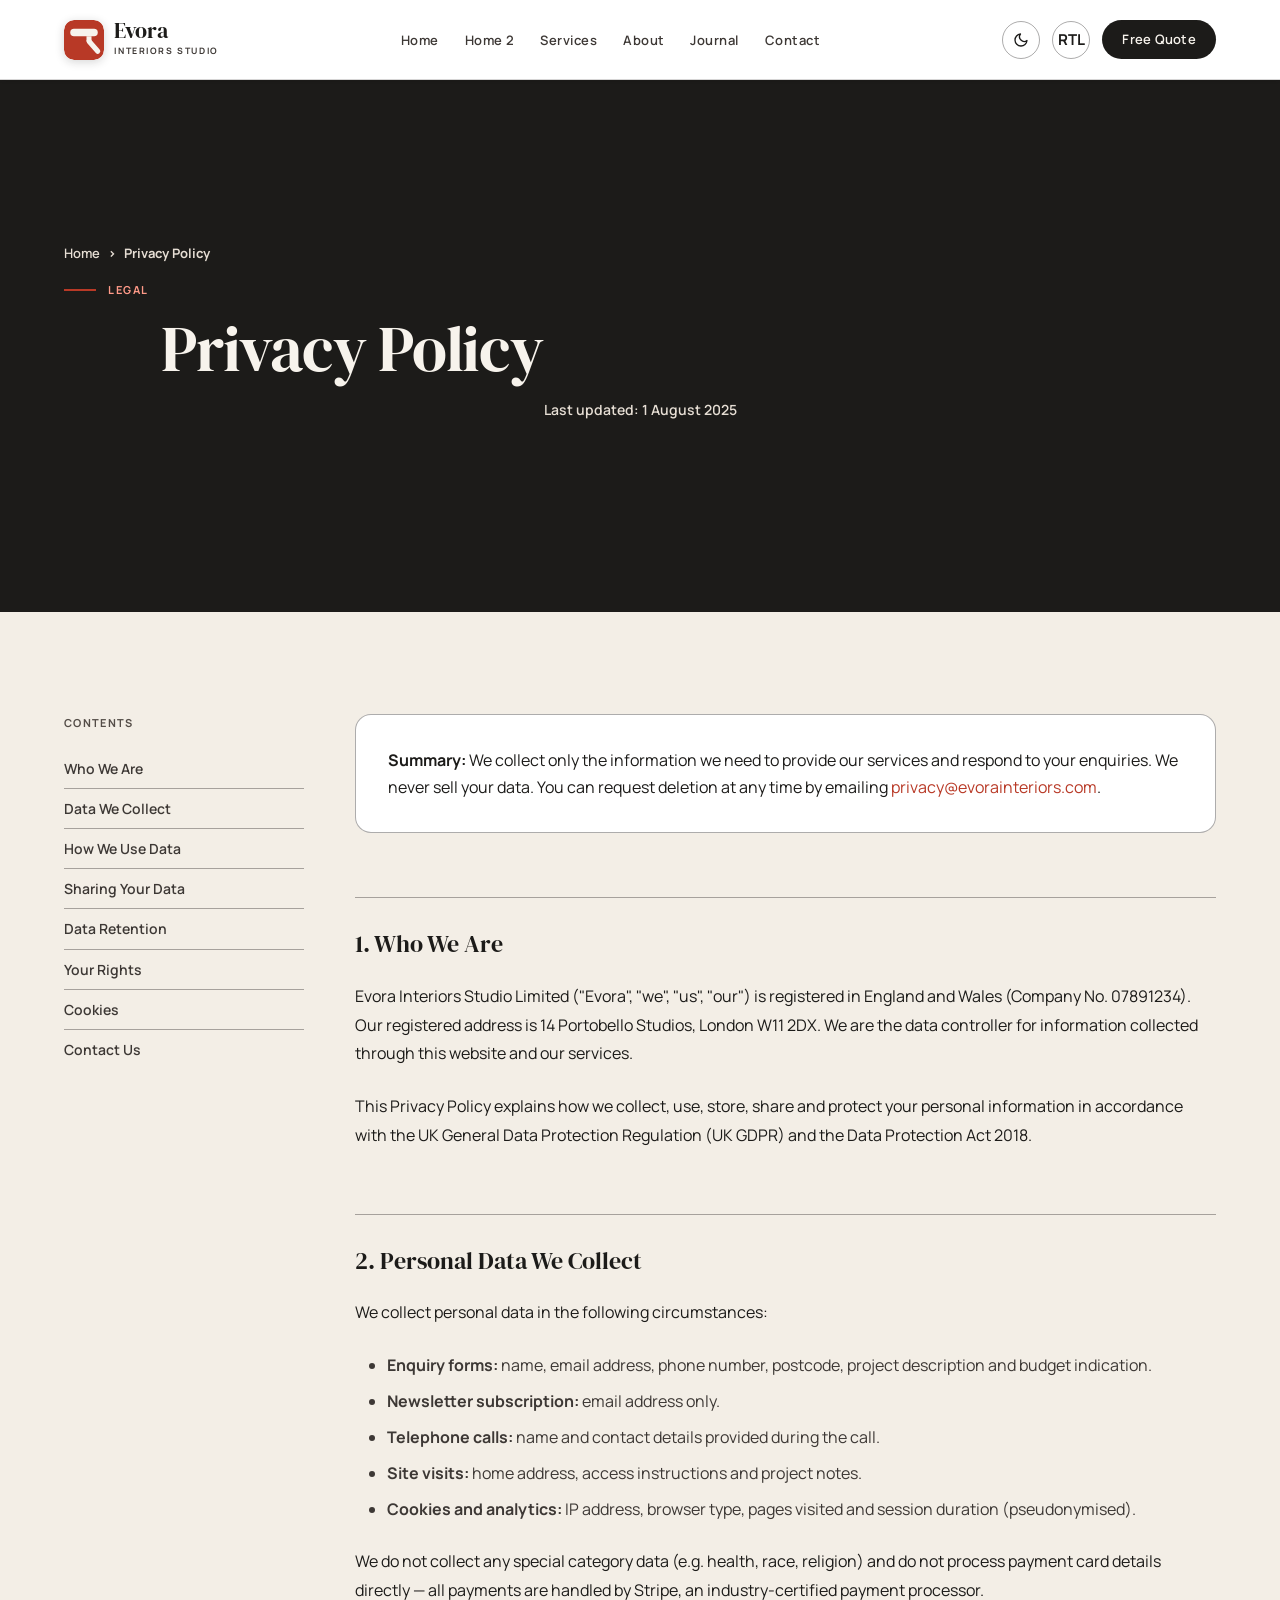
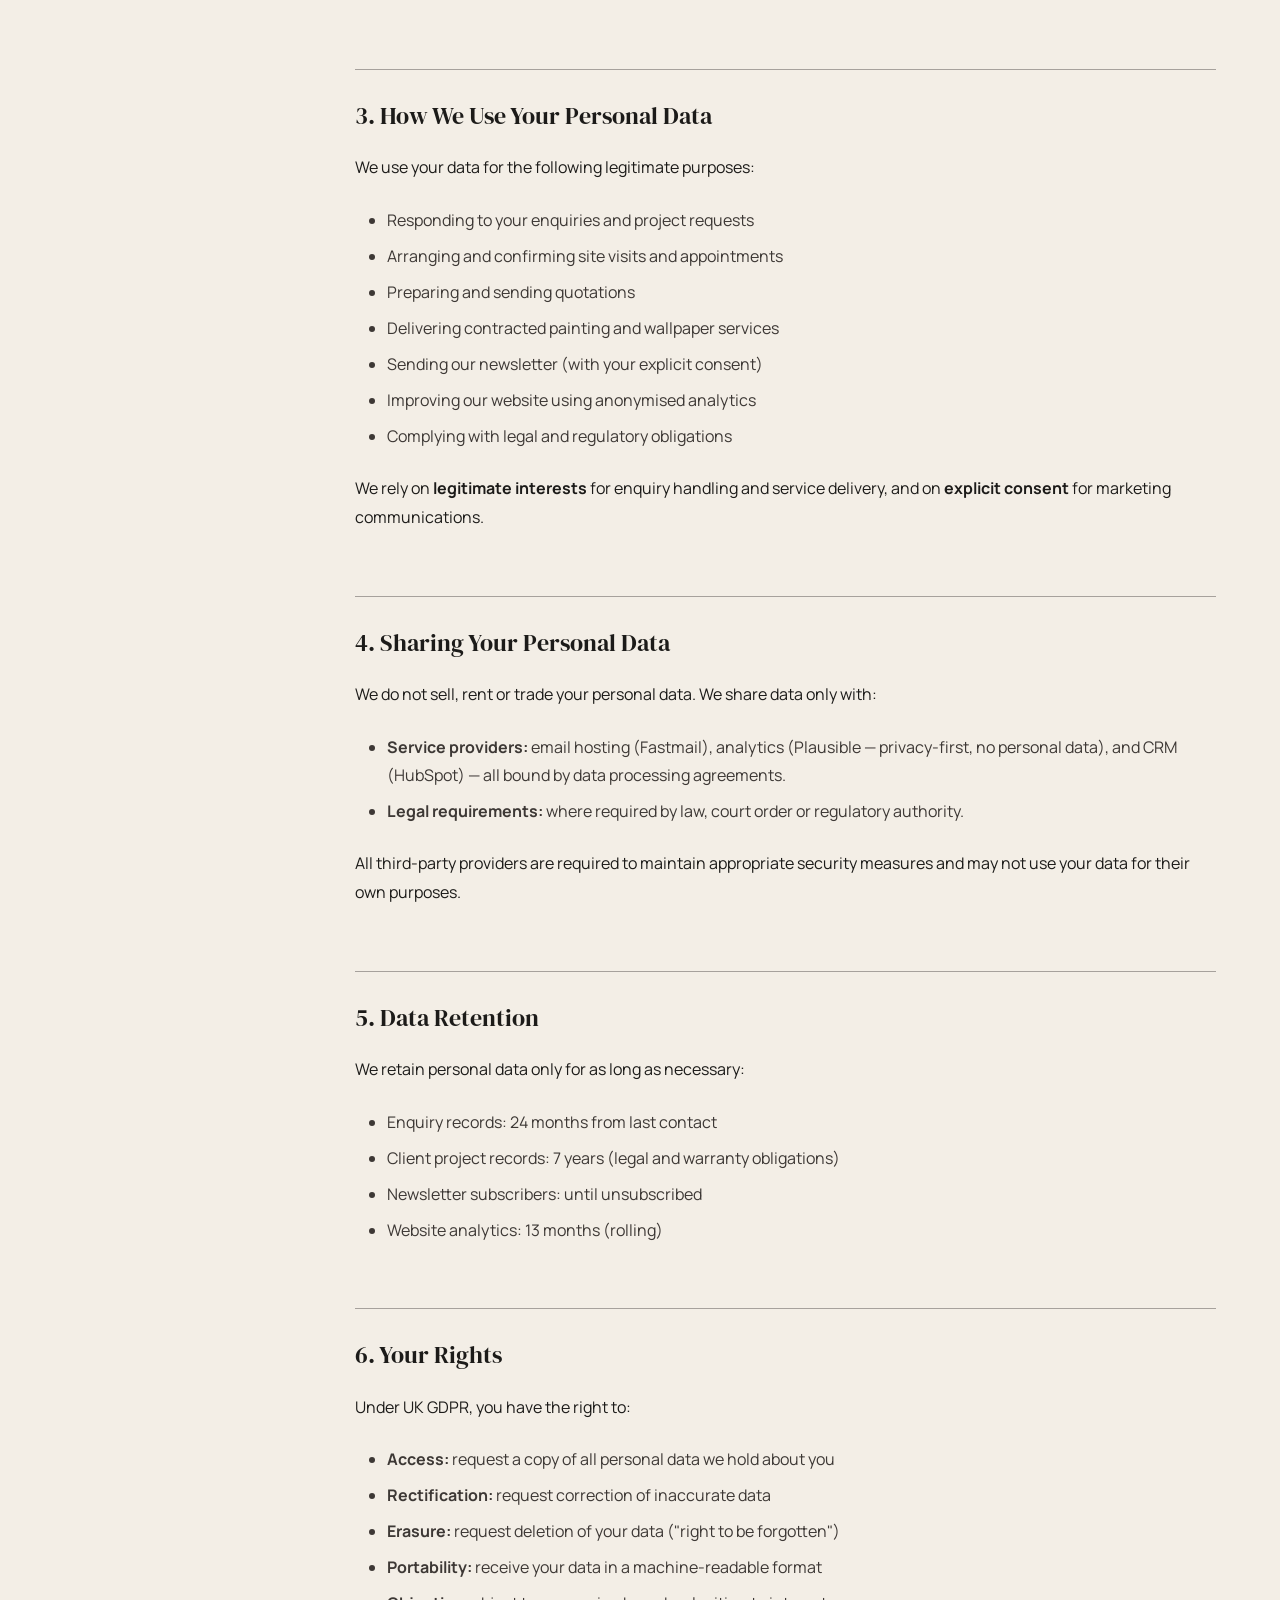
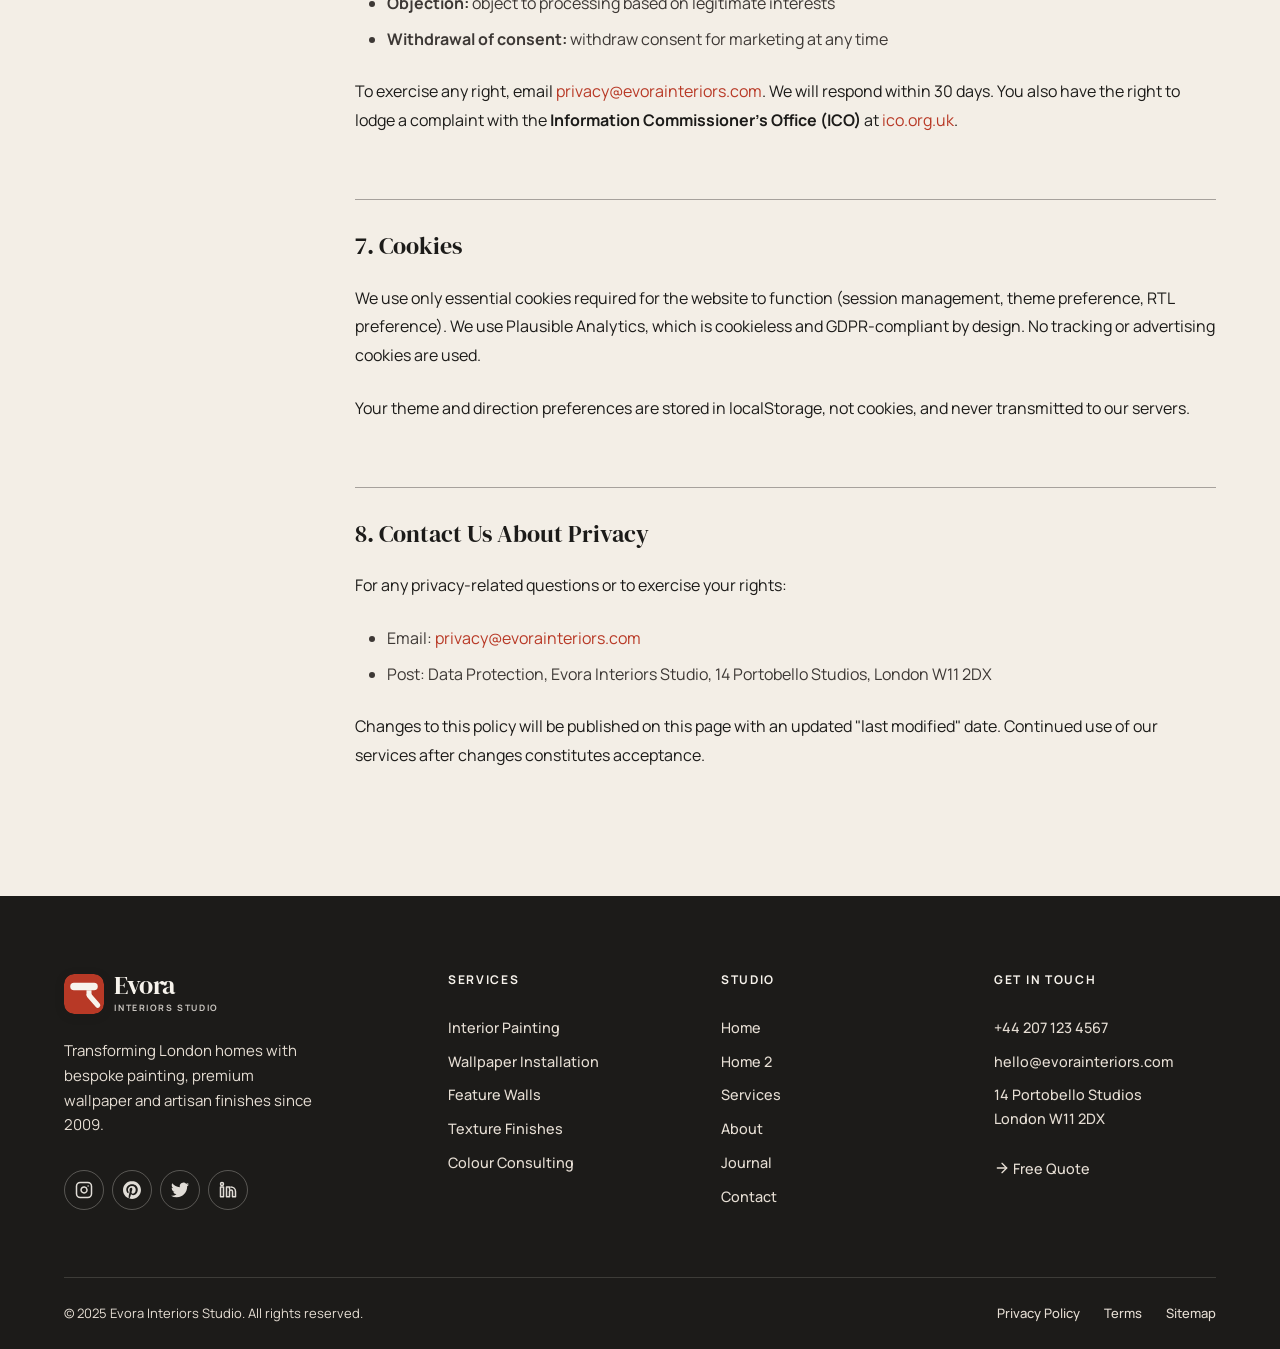
<file: privacy.html>
<!DOCTYPE html>
<html lang="en" dir="ltr" data-theme="light">

<head>
  <meta charset="UTF-8" />
  <meta name="viewport" content="width=device-width, initial-scale=1.0" />
  <link rel="icon" type="image/svg+xml" href="favicon.svg" />
  <title>Privacy Policy — Evora Interiors</title>
  <meta name="description"
    content="Evora Interiors Privacy Policy — how we collect, use and protect your personal information." />
  <link rel="preconnect" href="https://fonts.googleapis.com" />
  <link rel="preconnect" href="https://fonts.gstatic.com" crossorigin />
  <link
    href="https://fonts.googleapis.com/css2?family=DM+Serif+Display:ital@0;1&family=Manrope:wght@300;400;500;600;700;800&display=swap"
    rel="stylesheet" />
  <link rel="stylesheet" href="css/variables.css?v=2" />
  <link rel="stylesheet" href="css/base.css?v=2" />
  <link rel="stylesheet" href="css/animations.css?v=2" />
  <link rel="stylesheet" href="css/layout.css?v=2" />
  <link rel="stylesheet" href="css/components.css?v=2" />
  <style>
    .legal-layout {
      display: grid;
      grid-template-columns: 240px 1fr;
      gap: clamp(2rem, 4vw, 4rem);
      align-items: start;
      padding-block: var(--section-py);
    }

    .legal-toc {
      position: sticky;
      top: calc(var(--nav-h) + 2rem);
    }

    .legal-toc-link {
      display: block;
      padding: 8px 0;
      border-bottom: 1px solid var(--border-strong);
      font-size: 0.875rem;
      font-weight: 600;
      color: var(--text-secondary);
      transition: all var(--dur-fast);
    }

    .legal-toc-link:hover {
      color: var(--accent);
      padding-left: 6px;
    }

    [dir="rtl"] .legal-toc-link:hover {
      padding-left: 0;
      padding-right: 6px;
    }

    .legal-toc-link:last-child {
      border: none;
    }

    .legal-body h2 {
      font-size: 1.5rem;
      color: var(--text-primary);
      margin-top: var(--space-3xl);
      margin-bottom: var(--space-lg);
      padding-top: var(--space-xl);
      border-top: 1px solid var(--border-strong);
    }

    .legal-body h2:first-child {
      border-top: none;
      margin-top: 0;
    }

    .legal-body p {
      margin-bottom: var(--space-lg);
      font-size: 1rem;
      line-height: 1.8;
      color: var(--text-primary);
    }

    .legal-body ul {
      list-style: disc;
      padding-left: var(--space-xl);
      margin-bottom: var(--space-lg);
    }

    .legal-body ul li {
      font-size: 1rem;
      line-height: 1.75;
      color: var(--text-secondary);
      margin-bottom: var(--space-sm);
    }

    .legal-callout {
      background: var(--surface);
      border: 1px solid var(--border-strong);
      border-radius: var(--r-lg);
      padding: var(--space-xl);
      margin-bottom: var(--space-xl);
      color: var(--text-primary);
    }

    @media(max-width:768px) {
      .legal-layout {
        grid-template-columns: 1fr;
      }

      .legal-toc {
        position: static;
      }
    }
  </style>
</head>

<body>

  <nav class="navbar" role="navigation" aria-label="Main navigation">
    <div class="container nav-inner">
      <a href="index.html" class="nav-logo" aria-label="Evora Interiors Home">
        <svg class="nav-logo-icon" viewBox="0 0 32 32" xmlns="http://www.w3.org/2000/svg" aria-hidden="true">
          <rect width="32" height="32" rx="8" fill="#B83926"></rect>
          <rect x="5" y="7" width="22" height="6" rx="3" fill="#F7F3EC"></rect>
          <rect x="18" y="13" width="4" height="4" fill="#F7F3EC"></rect>
          <path d="M20 17 L27 25" stroke="#F7F3EC" stroke-width="4" stroke-linecap="round" fill="none"></path>
        </svg>
        <span class="nav-logo-text">
          <span class="nav-logo-mark">Evora</span>
          <span class="nav-logo-sub">Interiors Studio</span>
        </span>
      </a>

      <ul class="nav-links" role="list">
        <li><a href="index.html">Home</a></li>
        <li><a href="home2.html">Home 2</a></li>
        <li><a href="services.html">Services</a></li>
        <li><a href="about.html">About</a></li>
        <li><a href="blog.html">Journal</a></li>
        <li><a href="contact.html" style="border-bottom:none !important; box-shadow:none !important; text-decoration:none !important;">Contact</a></li>
      </ul>

      <div class="nav-controls">
        <button class="icon-btn" data-toggle-theme data-theme-icon aria-label="Toggle dark mode"><svg
            viewBox="0 0 24 24" width="16" height="16" fill="none" stroke="currentColor" stroke-width="2"
            stroke-linecap="round" stroke-linejoin="round" aria-hidden="true">
            <path d="M21 12.79A9 9 0 1 1 11.21 3 7 7 0 0 0 21 12.79z" />
          </svg></button>
        <button class="icon-btn" data-toggle-dir data-dir-icon aria-label="Toggle RTL">RTL</button>
        <a href="contact.html#quote" class="nav-btn">Free Quote</a>
        <button class="hamburger" aria-label="Open menu" aria-expanded="false">
          <span></span><span></span><span></span>
        </button>
      </div>
    </div>
  </nav>
  <div class="mobile-nav" role="dialog" aria-label="Mobile navigation">
    <a href="index.html">Home</a>
    <a href="home2.html">Home 2</a>
    <a href="about.html">About</a>
    <a href="services.html">Services</a>
    <a href="blog.html">Journal</a>
    <a href="contact.html" style="border-bottom:none !important; box-shadow:none !important; text-decoration:none !important;">Contact</a>
    
  </div>

  <main>
    <section class="page-hero" aria-label="Page hero">
      <div class="container page-hero-inner">
        <nav class="breadcrumb" aria-label="Breadcrumb"><a href="index.html">Home</a><span
            class="breadcrumb-sep">›</span><span>Privacy Policy</span></nav>
        <span class="page-hero-label t-label">Legal</span>
        <h1>Privacy Policy</h1>
        <p style="color:var(--text-secondary);font-weight:600;font-size:0.875rem">Last updated: 1 August 2025</p>
      </div>
    </section>

    <section aria-label="Privacy policy content">
      <div class="container legal-layout">
        <nav class="legal-toc" aria-label="Table of contents">
          <p
            style="font-size:0.6875rem;font-weight:700;letter-spacing:0.12em;text-transform:uppercase;color:var(--text-muted);margin-bottom:var(--space-md)">
            Contents</p>
          <a href="#who-we-are" class="legal-toc-link">Who We Are</a>
          <a href="#data-we-collect" class="legal-toc-link">Data We Collect</a>
          <a href="#how-we-use" class="legal-toc-link">How We Use Data</a>
          <a href="#sharing" class="legal-toc-link">Sharing Your Data</a>
          <a href="#retention" class="legal-toc-link">Data Retention</a>
          <a href="#your-rights" class="legal-toc-link">Your Rights</a>
          <a href="#cookies" class="legal-toc-link">Cookies</a>
          <a href="#contact-us" class="legal-toc-link">Contact Us</a>
        </nav>

        <div class="legal-body">
          <div class="legal-callout">
            <strong>Summary:</strong> We collect only the information we need to provide our services and respond to
            your enquiries. We never sell your data. You can request deletion at any time by emailing <a
              href="mailto:privacy@evorainteriors.com" style="color:var(--accent)">privacy@evorainteriors.com</a>.
          </div>

          <h2 id="who-we-are">1. Who We Are</h2>
          <p>Evora Interiors Studio Limited ("Evora", "we", "us", "our") is registered in England and Wales (Company No.
            07891234). Our registered address is 14 Portobello Studios, London W11 2DX. We are the data controller for
            information collected through this website and our services.</p>
          <p>This Privacy Policy explains how we collect, use, store, share and protect your personal information in
            accordance with the UK General Data Protection Regulation (UK GDPR) and the Data Protection Act 2018.</p>

          <h2 id="data-we-collect">2. Personal Data We Collect</h2>
          <p>We collect personal data in the following circumstances:</p>
          <ul>
            <li><strong>Enquiry forms:</strong> name, email address, phone number, postcode, project description and
              budget indication.</li>
            <li><strong>Newsletter subscription:</strong> email address only.</li>
            <li><strong>Telephone calls:</strong> name and contact details provided during the call.</li>
            <li><strong>Site visits:</strong> home address, access instructions and project notes.</li>
            <li><strong>Cookies and analytics:</strong> IP address, browser type, pages visited and session duration
              (pseudonymised).</li>
          </ul>
          <p>We do not collect any special category data (e.g. health, race, religion) and do not process payment card
            details directly — all payments are handled by Stripe, an industry-certified payment processor.</p>

          <h2 id="how-we-use">3. How We Use Your Personal Data</h2>
          <p>We use your data for the following legitimate purposes:</p>
          <ul>
            <li>Responding to your enquiries and project requests</li>
            <li>Arranging and confirming site visits and appointments</li>
            <li>Preparing and sending quotations</li>
            <li>Delivering contracted painting and wallpaper services</li>
            <li>Sending our newsletter (with your explicit consent)</li>
            <li>Improving our website using anonymised analytics</li>
            <li>Complying with legal and regulatory obligations</li>
          </ul>
          <p>We rely on <strong>legitimate interests</strong> for enquiry handling and service delivery, and on
            <strong>explicit consent</strong> for marketing communications.</p>

          <h2 id="sharing">4. Sharing Your Personal Data</h2>
          <p>We do not sell, rent or trade your personal data. We share data only with:</p>
          <ul>
            <li><strong>Service providers:</strong> email hosting (Fastmail), analytics (Plausible — privacy-first, no
              personal data), and CRM (HubSpot) — all bound by data processing agreements.</li>
            <li><strong>Legal requirements:</strong> where required by law, court order or regulatory authority.</li>
          </ul>
          <p>All third-party providers are required to maintain appropriate security measures and may not use your data
            for their own purposes.</p>

          <h2 id="retention">5. Data Retention</h2>
          <p>We retain personal data only for as long as necessary:</p>
          <ul>
            <li>Enquiry records: 24 months from last contact</li>
            <li>Client project records: 7 years (legal and warranty obligations)</li>
            <li>Newsletter subscribers: until unsubscribed</li>
            <li>Website analytics: 13 months (rolling)</li>
          </ul>

          <h2 id="your-rights">6. Your Rights</h2>
          <p>Under UK GDPR, you have the right to:</p>
          <ul>
            <li><strong>Access:</strong> request a copy of all personal data we hold about you</li>
            <li><strong>Rectification:</strong> request correction of inaccurate data</li>
            <li><strong>Erasure:</strong> request deletion of your data ("right to be forgotten")</li>
            <li><strong>Portability:</strong> receive your data in a machine-readable format</li>
            <li><strong>Objection:</strong> object to processing based on legitimate interests</li>
            <li><strong>Withdrawal of consent:</strong> withdraw consent for marketing at any time</li>
          </ul>
          <p>To exercise any right, email <a href="mailto:privacy@evorainteriors.com"
              style="color:var(--accent)">privacy@evorainteriors.com</a>. We will respond within 30 days. You also have
            the right to lodge a complaint with the <strong>Information Commissioner's Office (ICO)</strong> at <a
              href="https://ico.org.uk" target="_blank" rel="noopener noreferrer"
              style="color:var(--accent)">ico.org.uk</a>.</p>

          <h2 id="cookies">7. Cookies</h2>
          <p>We use only essential cookies required for the website to function (session management, theme preference,
            RTL preference). We use Plausible Analytics, which is cookieless and GDPR-compliant by design. No tracking
            or advertising cookies are used.</p>
          <p>Your theme and direction preferences are stored in localStorage, not cookies, and never transmitted to our
            servers.</p>

          <h2 id="contact-us">8. Contact Us About Privacy</h2>
          <p>For any privacy-related questions or to exercise your rights:</p>
          <ul>
            <li>Email: <a href="mailto:privacy@evorainteriors.com"
                style="color:var(--accent)">privacy@evorainteriors.com</a></li>
            <li>Post: Data Protection, Evora Interiors Studio, 14 Portobello Studios, London W11 2DX</li>
          </ul>
          <p>Changes to this policy will be published on this page with an updated "last modified" date. Continued use
            of our services after changes constitutes acceptance.</p>
        </div>
      </div>
    </section>
  </main>

  <footer class="footer" role="contentinfo">
    <div class="container">
      <div class="footer-grid">
        <div class="footer-brand">
          <a href="index.html" class="nav-logo"><svg class="nav-logo-icon" viewBox="0 0 32 32"
              xmlns="http://www.w3.org/2000/svg" aria-hidden="true">
              <rect width="32" height="32" rx="8" fill="#B83926"></rect>
              <rect x="5" y="7" width="22" height="6" rx="3" fill="#F7F3EC"></rect>
              <rect x="18" y="13" width="4" height="4" fill="#F7F3EC"></rect>
              <path d="M20 17 L27 25" stroke="#F7F3EC" stroke-width="4" stroke-linecap="round" fill="none"></path>
            </svg><span class="nav-logo-text"><span class="nav-logo-mark">Evora</span><span
                class="nav-logo-sub">Interiors Studio</span></span></a>
          <p class="footer-tagline">Transforming London homes with bespoke painting, premium wallpaper and artisan
            finishes since 2009.</p>
          <div class="footer-socials"><a href="#" class="social-link" aria-label="Instagram"><svg viewBox="0 0 24 24"
                width="18" height="18" fill="none" stroke="currentColor" stroke-width="2" stroke-linecap="round"
                stroke-linejoin="round">
                <rect x="2" y="2" width="20" height="20" rx="5" ry="5"></rect>
                <path d="M16 11.37A4 4 0 1 1 12.63 8 4 4 0 0 1 16 11.37z"></path>
                <line x1="17.5" y1="6.5" x2="17.51" y2="6.5"></line>
              </svg></a><a href="#" class="social-link" aria-label="Pinterest"><svg viewBox="0 0 24 24" width="18"
                height="18" fill="currentColor">
                <path
                  d="M12.017 0C5.396 0 .029 5.367.029 11.987c0 5.079 3.158 9.417 7.618 11.162-.105-.949-.199-2.403.041-3.439.219-.937 1.406-5.957 1.406-5.957s-.359-.72-.359-1.781c0-1.663.967-2.911 2.168-2.911 1.024 0 1.518.769 1.518 1.688 0 1.029-.653 2.567-.992 3.992-.285 1.193.6 2.165 1.775 2.165 2.128 0 3.768-2.245 3.768-5.487 0-2.861-2.063-4.869-5.008-4.869-3.41 0-5.409 2.562-5.409 5.199 0 1.033.394 2.143.889 2.741.099.12.112.225.085.345-.09.375-.293 1.199-.334 1.363-.053.225-.172.271-.401.165-1.495-.69-2.433-2.878-2.433-4.646 0-3.776 2.748-7.252 7.92-7.252 4.158 0 7.392 2.967 7.392 6.923 0 4.135-2.607 7.462-6.233 7.462-1.214 0-2.354-.629-2.758-1.379l-.749 2.848c-.269 1.045-1.004 2.352-1.498 3.146 1.123.345 2.306.535 3.55.535 6.607 0 11.985-5.365 11.985-11.987C23.97 5.39 18.592.026 11.985.026L12.017 0z">
                </path>
              </svg></a><a href="#" class="social-link" aria-label="Twitter"><svg viewBox="0 0 24 24" width="18"
                height="18" fill="currentColor">
                <path
                  d="M23.953 4.57a10 10 0 0 1-2.825.775 4.958 4.958 0 0 0 2.163-2.723c-.951.555-2.005.959-3.127 1.184a4.92 4.92 0 0 0-8.384 4.482C7.69 8.095 4.067 6.13 1.64 3.162a4.822 4.822 0 0 0-.666 2.475c0 1.71.87 3.213 2.188 4.096a4.904 4.904 0 0 1-2.228-.616v.06a4.923 4.923 0 0 0 3.946 4.827 4.996 4.996 0 0 1-2.212.085 4.936 4.936 0 0 0 4.604 3.417 9.867 9.867 0 0 1-6.102 2.105c-.39 0-.779-.023-1.17-.067a13.995 13.995 0 0 0 7.557 2.209c9.053 0 13.998-7.496 13.998-13.985 0-.21 0-.42-.015-.63A9.935 9.935 0 0 0 23.953 4.57z">
                </path>
              </svg></a><a href="#" class="social-link" aria-label="LinkedIn"><svg viewBox="0 0 24 24" width="18"
                height="18" fill="none" stroke="currentColor" stroke-width="2" stroke-linecap="round"
                stroke-linejoin="round">
                <path d="M16 8a6 6 0 0 1 6 6v7h-4v-7a2 2 0 0 0-2-2 2 2 0 0 0-2 2v7h-4V8h4v2.5"></path>
                <path d="M2 21h4V8H2z"></path>
                <path d="M4 6a2 2 0 1 1 0-4 2 2 0 0 1 0 4z"></path>
              </svg></a></div>
        </div>
        <div class="footer-col">
          <h5>Services</h5><a href="services.html#painting">Interior Painting</a><a
            href="services.html#wallpaper">Wallpaper Installation</a><a href="services.html#feature">Feature Walls</a><a
            href="services.html#texture">Texture Finishes</a><a href="services.html#colour">Colour Consulting</a>
        </div>
        <div class="footer-col">
          <h5>Studio</h5><a href="index.html">Home</a><a href="home2.html">Home 2</a><a
            href="services.html">Services</a><a href="about.html">About</a><a href="blog.html">Journal</a><a
            href="contact.html">Contact</a>
        </div>
        <div class="footer-col">
          <h5>Get in Touch</h5><a href="tel:+442071234567">+44 207 123 4567</a><a
            href="mailto:hello@evorainteriors.com">hello@evorainteriors.com</a><a href="#">14 Portobello
            Studios<br>London W11 2DX</a><a href="contact.html#quote" style="margin-top:var(--space-md)"><svg
              viewBox="0 0 24 24" width="16" height="16" fill="none" stroke="currentColor" stroke-width="2"
              stroke-linecap="round" stroke-linejoin="round" style="vertical-align:-2px" aria-hidden="true">
              <path d="M5 12h14" />
              <path d="M12 5l7 7-7 7" />
            </svg> Free Quote</a>
        </div>
      </div>
      <div class="footer-bottom">
        <p>© 2025 Evora Interiors Studio. All rights reserved.</p>
        <div class="footer-bottom-links"><a href="privacy.html">Privacy Policy</a><a href="terms.html">Terms</a><a
            href="sitemap.html">Sitemap</a></div>
      </div>
    </div>
  </footer>
  <button class="back-to-top" aria-label="Scroll to top"><svg viewBox="0 0 24 24" width="16" height="16" fill="none"
      stroke="currentColor" stroke-width="2" stroke-linecap="round" stroke-linejoin="round" style="vertical-align:-2px"
      aria-hidden="true">
      <path d="M12 19V5" />
      <path d="M5 12l7-7 7 7" />
    </svg></button>
  <script src="js/theme.js"></script>
  <script src="js/scroll.js"></script>
  <script src="js/main.js"></script>
</body>

</html>
</file>
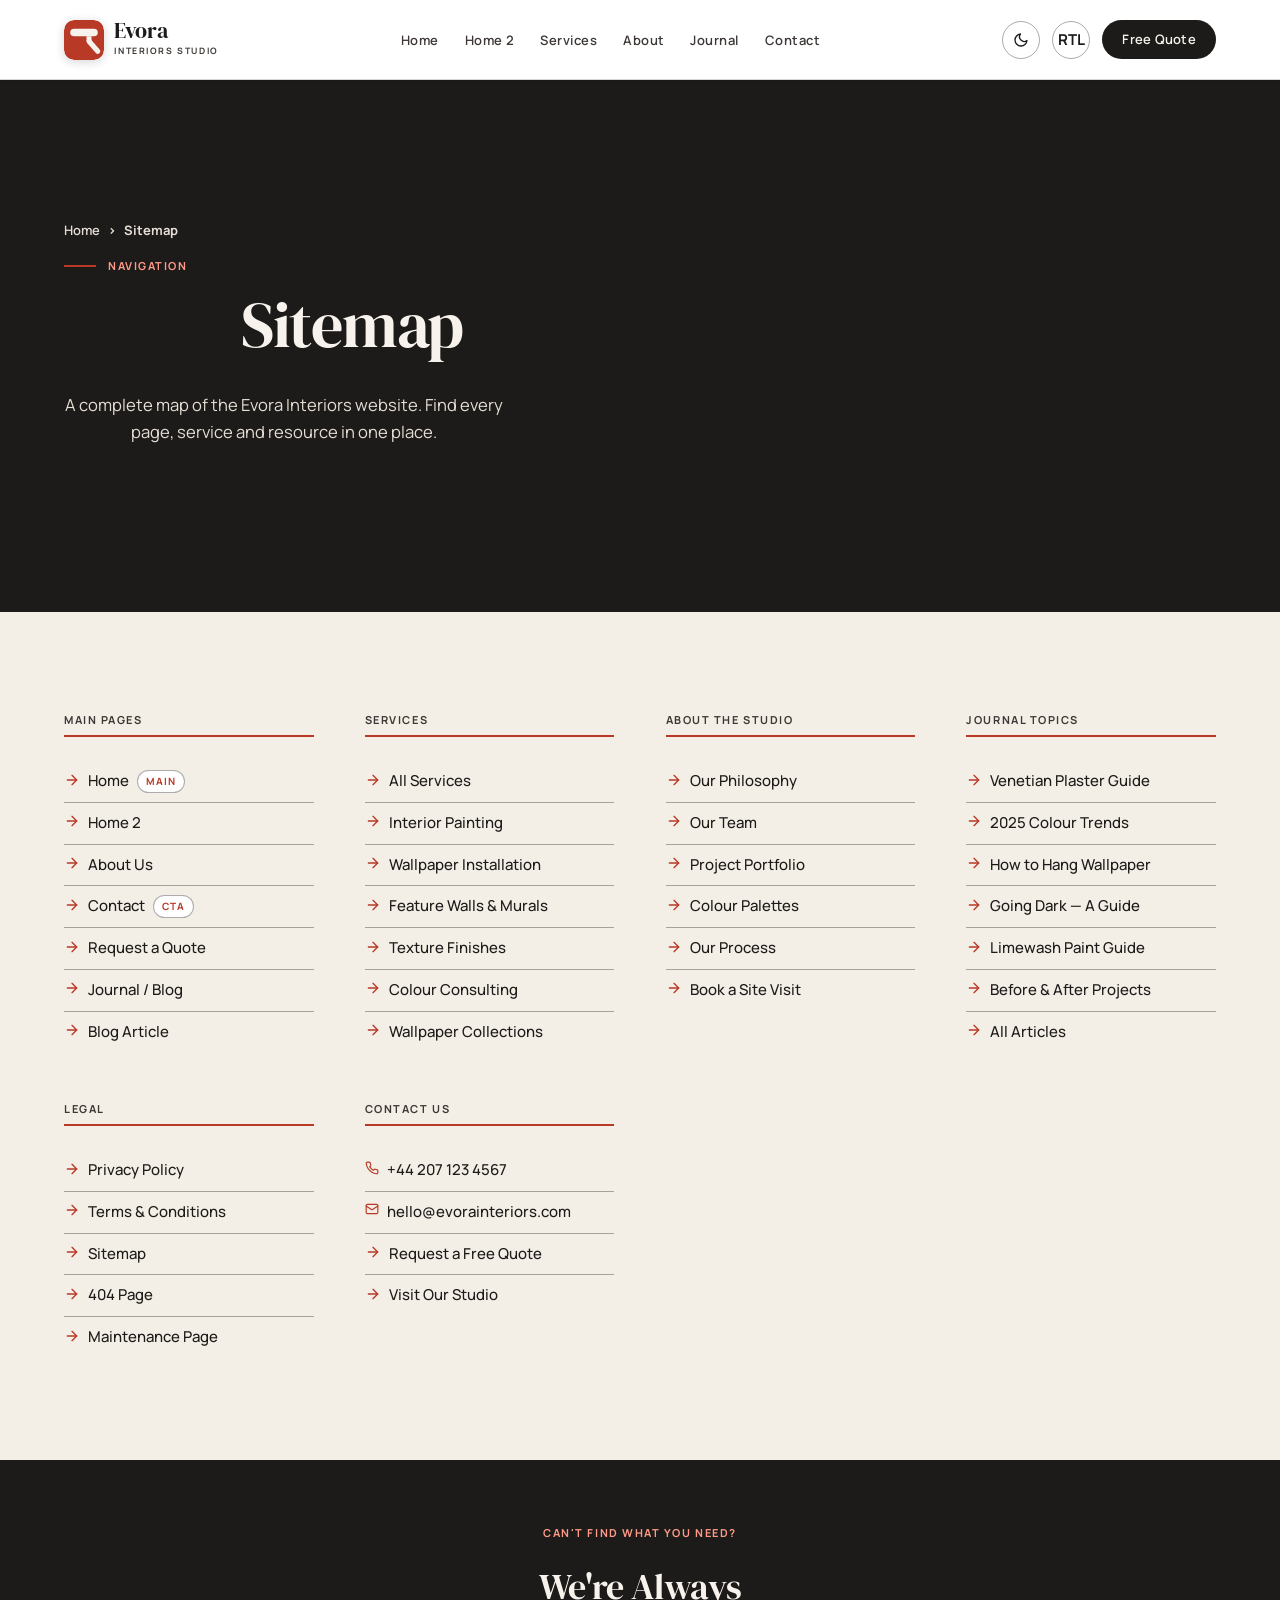
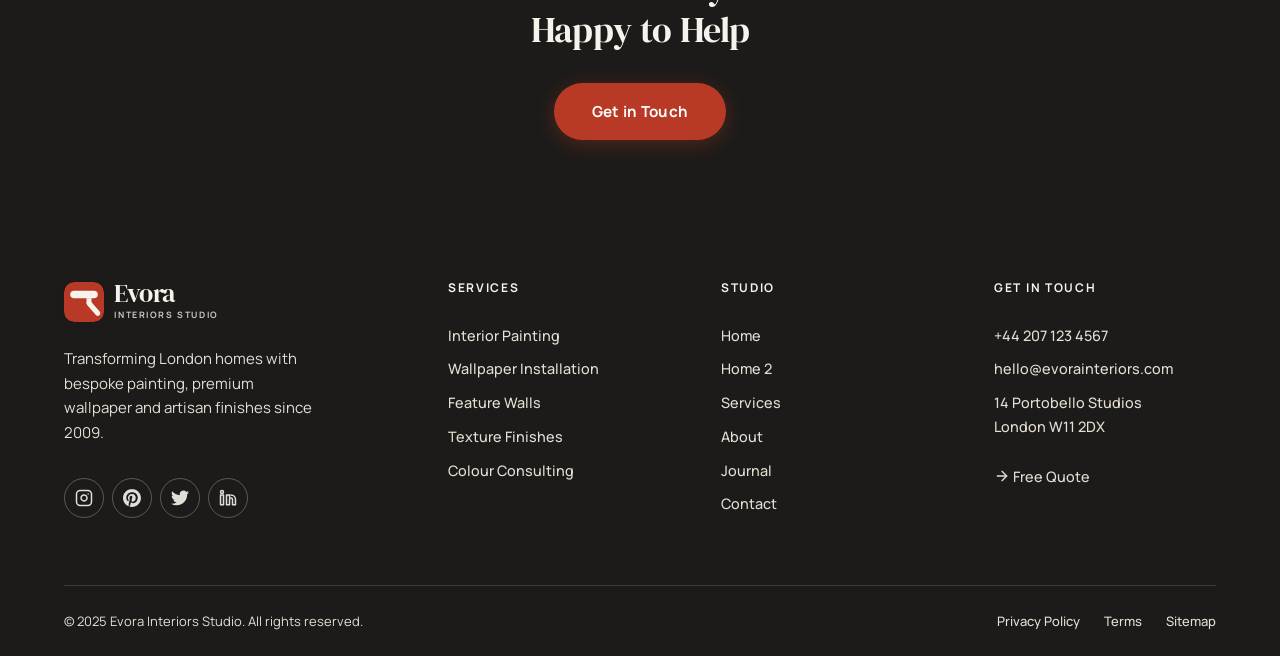
<file: sitemap.html>
<!DOCTYPE html>
<html lang="en" dir="ltr" data-theme="light">

<head>
  <meta charset="UTF-8" />
  <meta name="viewport" content="width=device-width, initial-scale=1.0" />
  <link rel="icon" type="image/svg+xml" href="favicon.svg" />
  <title>Sitemap — Evora Interiors</title>
  <meta name="description"
    content="Complete sitemap of the Evora Interiors website — find every page, service, blog article and resource." />
  <link rel="preconnect" href="https://fonts.googleapis.com" />
  <link rel="preconnect" href="https://fonts.gstatic.com" crossorigin />
  <link
    href="https://fonts.googleapis.com/css2?family=DM+Serif+Display:ital@0;1&family=Manrope:wght@300;400;500;600;700;800&display=swap"
    rel="stylesheet" />
  <link rel="stylesheet" href="css/variables.css?v=2" />
  <link rel="stylesheet" href="css/base.css?v=2" />
  <link rel="stylesheet" href="css/animations.css?v=2" />
  <link rel="stylesheet" href="css/layout.css?v=2" />
  <link rel="stylesheet" href="css/components.css?v=2" />
  <style>
    .sitemap-grid {
      display: grid;
      grid-template-columns: repeat(4, 1fr);
      gap: clamp(2rem, 4vw, 4rem);
      padding-block: var(--section-py);
    }

    .sitemap-category h2 {
      font-family: var(--font-body);
      font-size: 0.6875rem;
      font-weight: 700;
      letter-spacing: 0.14em;
      text-transform: uppercase;
      color: var(--text-secondary);
      margin-bottom: var(--space-lg);
      padding-bottom: var(--space-sm);
      border-bottom: 2px solid var(--accent);
    }

    .sitemap-link {
      display: flex;
      align-items: center;
      gap: 8px;
      padding: 8px 0;
      border-bottom: 1px solid var(--border-strong);
      font-size: 0.9375rem;
      font-weight: 500;
      color: var(--text-primary);
      transition: all var(--dur-fast);
    }

    .sitemap-link:hover {
      color: var(--accent);
      padding-left: 6px;
    }

    [dir="rtl"] .sitemap-link:hover {
      padding-left: 0;
      padding-right: 6px;
    }

    .sitemap-link:last-child {
      border-bottom: none;
    }

    .sitemap-link-icon {
      color: var(--accent);
      font-size: 0.75rem;
      font-weight: 700;
      flex-shrink: 0;
    }

    .sitemap-link-tag {
      font-size: 0.625rem;
      font-weight: 700;
      letter-spacing: 0.1em;
      text-transform: uppercase;
      padding: 2px 8px;
      border-radius: var(--r-full);
      background: var(--surface);
      border: 1px solid var(--border-strong);
      color: var(--accent);
    }

    @media(max-width:1024px) {
      .sitemap-grid {
        grid-template-columns: repeat(2, 1fr);
      }
    }

    @media(max-width:480px) {
      .sitemap-grid {
        grid-template-columns: 1fr;
      }
    }
  </style>
</head>

<body>

  <nav class="navbar" role="navigation" aria-label="Main navigation">
    <div class="container nav-inner">
      <a href="index.html" class="nav-logo" aria-label="Evora Interiors Home">
        <svg class="nav-logo-icon" viewBox="0 0 32 32" xmlns="http://www.w3.org/2000/svg" aria-hidden="true">
          <rect width="32" height="32" rx="8" fill="#B83926"></rect>
          <rect x="5" y="7" width="22" height="6" rx="3" fill="#F7F3EC"></rect>
          <rect x="18" y="13" width="4" height="4" fill="#F7F3EC"></rect>
          <path d="M20 17 L27 25" stroke="#F7F3EC" stroke-width="4" stroke-linecap="round" fill="none"></path>
        </svg>
        <span class="nav-logo-text">
          <span class="nav-logo-mark">Evora</span>
          <span class="nav-logo-sub">Interiors Studio</span>
        </span>
      </a>

      <ul class="nav-links" role="list">
        <li><a href="index.html">Home</a></li>
        <li><a href="home2.html">Home 2</a></li>
        <li><a href="services.html">Services</a></li>
        <li><a href="about.html">About</a></li>
        <li><a href="blog.html">Journal</a></li>
        <li><a href="contact.html" style="border-bottom:none !important; box-shadow:none !important; text-decoration:none !important;">Contact</a></li>
      </ul>

      <div class="nav-controls">
        <button class="icon-btn" data-toggle-theme data-theme-icon aria-label="Toggle dark mode"><svg
            viewBox="0 0 24 24" width="16" height="16" fill="none" stroke="currentColor" stroke-width="2"
            stroke-linecap="round" stroke-linejoin="round" aria-hidden="true">
            <path d="M21 12.79A9 9 0 1 1 11.21 3 7 7 0 0 0 21 12.79z" />
          </svg></button>
        <button class="icon-btn" data-toggle-dir data-dir-icon aria-label="Toggle RTL">RTL</button>
        <a href="contact.html#quote" class="nav-btn">Free Quote</a>
        <button class="hamburger" aria-label="Open menu" aria-expanded="false">
          <span></span><span></span><span></span>
        </button>
      </div>
    </div>
  </nav>
  <div class="mobile-nav" role="dialog" aria-label="Mobile navigation">
    <a href="index.html">Home</a>
    <a href="home2.html">Home 2</a>
    <a href="about.html">About</a>
    <a href="services.html">Services</a>
    <a href="blog.html">Journal</a>
    <a href="contact.html" style="border-bottom:none !important; box-shadow:none !important; text-decoration:none !important;">Contact</a>
    
  </div>

  <main>
    <section class="page-hero" aria-label="Page hero">
      <div class="container page-hero-inner">
        <nav class="breadcrumb" aria-label="Breadcrumb"><a href="index.html">Home</a><span
            class="breadcrumb-sep">›</span><span>Sitemap</span></nav>
        <span class="page-hero-label t-label">Navigation</span>
        <h1>Sitemap</h1>
        <p class="t-lead" style="max-width:44ch;margin-top:var(--space-md)">A complete map of the Evora Interiors
          website. Find every page, service and resource in one place.</p>
      </div>
    </section>

    <section aria-label="Sitemap links">
      <div class="container sitemap-grid">

        <div class="sitemap-category reveal delay-1">
          <h2>Main Pages</h2>
          <a href="index.html" class="sitemap-link"><span class="sitemap-link-icon"><svg viewBox="0 0 24 24" width="16"
                height="16" fill="none" stroke="currentColor" stroke-width="2" stroke-linecap="round"
                stroke-linejoin="round" style="vertical-align:-2px" aria-hidden="true">
                <path d="M5 12h14" />
                <path d="M12 5l7 7-7 7" />
              </svg></span>Home <span class="sitemap-link-tag">Main</span></a>
          <a href="home2.html" class="sitemap-link"><span class="sitemap-link-icon"><svg viewBox="0 0 24 24" width="16"
                height="16" fill="none" stroke="currentColor" stroke-width="2" stroke-linecap="round"
                stroke-linejoin="round" style="vertical-align:-2px" aria-hidden="true">
                <path d="M5 12h14" />
                <path d="M12 5l7 7-7 7" />
              </svg></span>Home 2</a>
          <a href="about.html" class="sitemap-link"><span class="sitemap-link-icon"><svg viewBox="0 0 24 24" width="16"
                height="16" fill="none" stroke="currentColor" stroke-width="2" stroke-linecap="round"
                stroke-linejoin="round" style="vertical-align:-2px" aria-hidden="true">
                <path d="M5 12h14" />
                <path d="M12 5l7 7-7 7" />
              </svg></span>About Us</a>
          <a href="contact.html" class="sitemap-link"><span class="sitemap-link-icon"><svg viewBox="0 0 24 24"
                width="16" height="16" fill="none" stroke="currentColor" stroke-width="2" stroke-linecap="round"
                stroke-linejoin="round" style="vertical-align:-2px" aria-hidden="true">
                <path d="M5 12h14" />
                <path d="M12 5l7 7-7 7" />
              </svg></span>Contact <span class="sitemap-link-tag">CTA</span></a>
          <a href="contact.html#quote" class="sitemap-link"><span class="sitemap-link-icon"><svg viewBox="0 0 24 24"
                width="16" height="16" fill="none" stroke="currentColor" stroke-width="2" stroke-linecap="round"
                stroke-linejoin="round" style="vertical-align:-2px" aria-hidden="true">
                <path d="M5 12h14" />
                <path d="M12 5l7 7-7 7" />
              </svg></span>Request a Quote</a>
          <a href="blog.html" class="sitemap-link"><span class="sitemap-link-icon"><svg viewBox="0 0 24 24" width="16"
                height="16" fill="none" stroke="currentColor" stroke-width="2" stroke-linecap="round"
                stroke-linejoin="round" style="vertical-align:-2px" aria-hidden="true">
                <path d="M5 12h14" />
                <path d="M12 5l7 7-7 7" />
              </svg></span>Journal / Blog</a>
          <a href="blog-details.html" class="sitemap-link"><span class="sitemap-link-icon"><svg viewBox="0 0 24 24"
                width="16" height="16" fill="none" stroke="currentColor" stroke-width="2" stroke-linecap="round"
                stroke-linejoin="round" style="vertical-align:-2px" aria-hidden="true">
                <path d="M5 12h14" />
                <path d="M12 5l7 7-7 7" />
              </svg></span>Blog Article</a>
        </div>

        <div class="sitemap-category reveal delay-2">
          <h2>Services</h2>
          <a href="services.html" class="sitemap-link"><span class="sitemap-link-icon"><svg viewBox="0 0 24 24"
                width="16" height="16" fill="none" stroke="currentColor" stroke-width="2" stroke-linecap="round"
                stroke-linejoin="round" style="vertical-align:-2px" aria-hidden="true">
                <path d="M5 12h14" />
                <path d="M12 5l7 7-7 7" />
              </svg></span>All Services</a>
          <a href="services.html#painting" class="sitemap-link"><span class="sitemap-link-icon"><svg viewBox="0 0 24 24"
                width="16" height="16" fill="none" stroke="currentColor" stroke-width="2" stroke-linecap="round"
                stroke-linejoin="round" style="vertical-align:-2px" aria-hidden="true">
                <path d="M5 12h14" />
                <path d="M12 5l7 7-7 7" />
              </svg></span>Interior Painting</a>
          <a href="services.html#wallpaper" class="sitemap-link"><span class="sitemap-link-icon"><svg
                viewBox="0 0 24 24" width="16" height="16" fill="none" stroke="currentColor" stroke-width="2"
                stroke-linecap="round" stroke-linejoin="round" style="vertical-align:-2px" aria-hidden="true">
                <path d="M5 12h14" />
                <path d="M12 5l7 7-7 7" />
              </svg></span>Wallpaper Installation</a>
          <a href="services.html#feature" class="sitemap-link"><span class="sitemap-link-icon"><svg viewBox="0 0 24 24"
                width="16" height="16" fill="none" stroke="currentColor" stroke-width="2" stroke-linecap="round"
                stroke-linejoin="round" style="vertical-align:-2px" aria-hidden="true">
                <path d="M5 12h14" />
                <path d="M12 5l7 7-7 7" />
              </svg></span>Feature Walls & Murals</a>
          <a href="services.html#texture" class="sitemap-link"><span class="sitemap-link-icon"><svg viewBox="0 0 24 24"
                width="16" height="16" fill="none" stroke="currentColor" stroke-width="2" stroke-linecap="round"
                stroke-linejoin="round" style="vertical-align:-2px" aria-hidden="true">
                <path d="M5 12h14" />
                <path d="M12 5l7 7-7 7" />
              </svg></span>Texture Finishes</a>
          <a href="services.html#colour" class="sitemap-link"><span class="sitemap-link-icon"><svg viewBox="0 0 24 24"
                width="16" height="16" fill="none" stroke="currentColor" stroke-width="2" stroke-linecap="round"
                stroke-linejoin="round" style="vertical-align:-2px" aria-hidden="true">
                <path d="M5 12h14" />
                <path d="M12 5l7 7-7 7" />
              </svg></span>Colour Consulting</a>
          <a href="home2.html" class="sitemap-link"><span class="sitemap-link-icon"><svg viewBox="0 0 24 24" width="16"
                height="16" fill="none" stroke="currentColor" stroke-width="2" stroke-linecap="round"
                stroke-linejoin="round" style="vertical-align:-2px" aria-hidden="true">
                <path d="M5 12h14" />
                <path d="M12 5l7 7-7 7" />
              </svg></span>Wallpaper Collections</a>
        </div>

        <div class="sitemap-category reveal delay-3">
          <h2>About the Studio</h2>
          <a href="about.html#philosophy" class="sitemap-link"><span class="sitemap-link-icon"><svg viewBox="0 0 24 24"
                width="16" height="16" fill="none" stroke="currentColor" stroke-width="2" stroke-linecap="round"
                stroke-linejoin="round" style="vertical-align:-2px" aria-hidden="true">
                <path d="M5 12h14" />
                <path d="M12 5l7 7-7 7" />
              </svg></span>Our Philosophy</a>
          <a href="about.html#team" class="sitemap-link"><span class="sitemap-link-icon"><svg viewBox="0 0 24 24"
                width="16" height="16" fill="none" stroke="currentColor" stroke-width="2" stroke-linecap="round"
                stroke-linejoin="round" style="vertical-align:-2px" aria-hidden="true">
                <path d="M5 12h14" />
                <path d="M12 5l7 7-7 7" />
              </svg></span>Our Team</a>
          <a href="about.html#projects" class="sitemap-link"><span class="sitemap-link-icon"><svg viewBox="0 0 24 24"
                width="16" height="16" fill="none" stroke="currentColor" stroke-width="2" stroke-linecap="round"
                stroke-linejoin="round" style="vertical-align:-2px" aria-hidden="true">
                <path d="M5 12h14" />
                <path d="M12 5l7 7-7 7" />
              </svg></span>Project Portfolio</a>
          <a href="home2.html" class="sitemap-link"><span class="sitemap-link-icon"><svg viewBox="0 0 24 24" width="16"
                height="16" fill="none" stroke="currentColor" stroke-width="2" stroke-linecap="round"
                stroke-linejoin="round" style="vertical-align:-2px" aria-hidden="true">
                <path d="M5 12h14" />
                <path d="M12 5l7 7-7 7" />
              </svg></span>Colour Palettes</a>
          <a href="index.html#process" class="sitemap-link"><span class="sitemap-link-icon"><svg viewBox="0 0 24 24"
                width="16" height="16" fill="none" stroke="currentColor" stroke-width="2" stroke-linecap="round"
                stroke-linejoin="round" style="vertical-align:-2px" aria-hidden="true">
                <path d="M5 12h14" />
                <path d="M12 5l7 7-7 7" />
              </svg></span>Our Process</a>
          <a href="contact.html" class="sitemap-link"><span class="sitemap-link-icon"><svg viewBox="0 0 24 24"
                width="16" height="16" fill="none" stroke="currentColor" stroke-width="2" stroke-linecap="round"
                stroke-linejoin="round" style="vertical-align:-2px" aria-hidden="true">
                <path d="M5 12h14" />
                <path d="M12 5l7 7-7 7" />
              </svg></span>Book a Site Visit</a>
        </div>

        <div class="sitemap-category reveal delay-4">
          <h2>Journal Topics</h2>
          <a href="blog-details.html" class="sitemap-link"><span class="sitemap-link-icon"><svg viewBox="0 0 24 24"
                width="16" height="16" fill="none" stroke="currentColor" stroke-width="2" stroke-linecap="round"
                stroke-linejoin="round" style="vertical-align:-2px" aria-hidden="true">
                <path d="M5 12h14" />
                <path d="M12 5l7 7-7 7" />
              </svg></span>Venetian Plaster Guide</a>
          <a href="blog-details.html" class="sitemap-link"><span class="sitemap-link-icon"><svg viewBox="0 0 24 24"
                width="16" height="16" fill="none" stroke="currentColor" stroke-width="2" stroke-linecap="round"
                stroke-linejoin="round" style="vertical-align:-2px" aria-hidden="true">
                <path d="M5 12h14" />
                <path d="M12 5l7 7-7 7" />
              </svg></span>2025 Colour Trends</a>
          <a href="blog-details.html" class="sitemap-link"><span class="sitemap-link-icon"><svg viewBox="0 0 24 24"
                width="16" height="16" fill="none" stroke="currentColor" stroke-width="2" stroke-linecap="round"
                stroke-linejoin="round" style="vertical-align:-2px" aria-hidden="true">
                <path d="M5 12h14" />
                <path d="M12 5l7 7-7 7" />
              </svg></span>How to Hang Wallpaper</a>
          <a href="blog-details.html" class="sitemap-link"><span class="sitemap-link-icon"><svg viewBox="0 0 24 24"
                width="16" height="16" fill="none" stroke="currentColor" stroke-width="2" stroke-linecap="round"
                stroke-linejoin="round" style="vertical-align:-2px" aria-hidden="true">
                <path d="M5 12h14" />
                <path d="M12 5l7 7-7 7" />
              </svg></span>Going Dark — A Guide</a>
          <a href="blog-details.html" class="sitemap-link"><span class="sitemap-link-icon"><svg viewBox="0 0 24 24"
                width="16" height="16" fill="none" stroke="currentColor" stroke-width="2" stroke-linecap="round"
                stroke-linejoin="round" style="vertical-align:-2px" aria-hidden="true">
                <path d="M5 12h14" />
                <path d="M12 5l7 7-7 7" />
              </svg></span>Limewash Paint Guide</a>
          <a href="blog-details.html" class="sitemap-link"><span class="sitemap-link-icon"><svg viewBox="0 0 24 24"
                width="16" height="16" fill="none" stroke="currentColor" stroke-width="2" stroke-linecap="round"
                stroke-linejoin="round" style="vertical-align:-2px" aria-hidden="true">
                <path d="M5 12h14" />
                <path d="M12 5l7 7-7 7" />
              </svg></span>Before & After Projects</a>
          <a href="blog.html" class="sitemap-link"><span class="sitemap-link-icon"><svg viewBox="0 0 24 24" width="16"
                height="16" fill="none" stroke="currentColor" stroke-width="2" stroke-linecap="round"
                stroke-linejoin="round" style="vertical-align:-2px" aria-hidden="true">
                <path d="M5 12h14" />
                <path d="M12 5l7 7-7 7" />
              </svg></span>All Articles</a>
        </div>

        <div class="sitemap-category reveal delay-1">
          <h2>Legal</h2>
          <a href="privacy.html" class="sitemap-link"><span class="sitemap-link-icon"><svg viewBox="0 0 24 24"
                width="16" height="16" fill="none" stroke="currentColor" stroke-width="2" stroke-linecap="round"
                stroke-linejoin="round" style="vertical-align:-2px" aria-hidden="true">
                <path d="M5 12h14" />
                <path d="M12 5l7 7-7 7" />
              </svg></span>Privacy Policy</a>
          <a href="terms.html" class="sitemap-link"><span class="sitemap-link-icon"><svg viewBox="0 0 24 24" width="16"
                height="16" fill="none" stroke="currentColor" stroke-width="2" stroke-linecap="round"
                stroke-linejoin="round" style="vertical-align:-2px" aria-hidden="true">
                <path d="M5 12h14" />
                <path d="M12 5l7 7-7 7" />
              </svg></span>Terms & Conditions</a>
          <a href="sitemap.html" class="sitemap-link"><span class="sitemap-link-icon"><svg viewBox="0 0 24 24"
                width="16" height="16" fill="none" stroke="currentColor" stroke-width="2" stroke-linecap="round"
                stroke-linejoin="round" style="vertical-align:-2px" aria-hidden="true">
                <path d="M5 12h14" />
                <path d="M12 5l7 7-7 7" />
              </svg></span>Sitemap</a>
          <a href="404.html" class="sitemap-link"><span class="sitemap-link-icon"><svg viewBox="0 0 24 24" width="16"
                height="16" fill="none" stroke="currentColor" stroke-width="2" stroke-linecap="round"
                stroke-linejoin="round" style="vertical-align:-2px" aria-hidden="true">
                <path d="M5 12h14" />
                <path d="M12 5l7 7-7 7" />
              </svg></span>404 Page</a>
          <a href="maintenance.html" class="sitemap-link"><span class="sitemap-link-icon"><svg viewBox="0 0 24 24"
                width="16" height="16" fill="none" stroke="currentColor" stroke-width="2" stroke-linecap="round"
                stroke-linejoin="round" style="vertical-align:-2px" aria-hidden="true">
                <path d="M5 12h14" />
                <path d="M12 5l7 7-7 7" />
              </svg></span>Maintenance Page</a>
        </div>

        <div class="sitemap-category reveal delay-2">
          <h2>Contact Us</h2>
          <a href="tel:+442071234567" class="sitemap-link"> <span class="sitemap-link-icon"><svg viewBox="0 0 24 24"
                width="14" height="14" fill="none" stroke="currentColor" stroke-width="2" stroke-linecap="round"
                stroke-linejoin="round" aria-hidden="true">
                <path
                  d="M22 16.92v3a2 2 0 0 1-2.18 2 19.79 19.79 0 0 1-8.63-3.07 19.5 19.5 0 0 1-6-6 19.79 19.79 0 0 1-3.07-8.67A2 2 0 0 1 4.11 2h3a2 2 0 0 1 2 1.72 12.84 12.84 0 0 0 .7 2.81 2 2 0 0 1-.45 2.11L8.09 9.91a16 16 0 0 0 6 6l1.27-1.27a2 2 0 0 1 2.11-.45 12.84 12.84 0 0 0 2.81.7A2 2 0 0 1 22 16.92z" />
              </svg></span>+44 207 123 4567</a>
          <a href="mailto:hello@evorainteriors.com" class="sitemap-link"> <span class="sitemap-link-icon"><svg
                viewBox="0 0 24 24" width="14" height="14" fill="none" stroke="currentColor" stroke-width="2"
                stroke-linecap="round" stroke-linejoin="round" aria-hidden="true">
                <rect x="2" y="4" width="20" height="16" rx="2" />
                <path d="m22 7-8.97 5.7a1.94 1.94 0 0 1-2.06 0L2 7" />
              </svg></span>hello@evorainteriors.com</a>
          <a href="contact.html#quote" class="sitemap-link"><span class="sitemap-link-icon"><svg viewBox="0 0 24 24"
                width="16" height="16" fill="none" stroke="currentColor" stroke-width="2" stroke-linecap="round"
                stroke-linejoin="round" style="vertical-align:-2px" aria-hidden="true">
                <path d="M5 12h14" />
                <path d="M12 5l7 7-7 7" />
              </svg></span>Request a Free Quote</a>
          <a href="contact.html" class="sitemap-link"><span class="sitemap-link-icon"><svg viewBox="0 0 24 24"
                width="16" height="16" fill="none" stroke="currentColor" stroke-width="2" stroke-linecap="round"
                stroke-linejoin="round" style="vertical-align:-2px" aria-hidden="true">
                <path d="M5 12h14" />
                <path d="M12 5l7 7-7 7" />
              </svg></span>Visit Our Studio</a>
        </div>

      </div>
    </section>

    <!-- CTA -->
    <section style="background:var(--charcoal);padding-block:clamp(3rem,5vw,5rem)" aria-label="CTA">
      <div class="container" style="text-align:center">
        <span class="t-label" style="color:var(--accent);display:block;margin-bottom:var(--space-lg)">Can't Find What
          You Need?</span>
        <h2 class="t-heading" style="color:#F7F3EC;max-width:20ch;margin-inline:auto;margin-bottom:var(--space-xl)">
          We're Always Happy to Help</h2>
        <a href="contact.html" class="btn btn-accent btn-lg">Get in Touch</a>
      </div>
    </section>
  </main>

  <footer class="footer" role="contentinfo">
    <div class="container">
      <div class="footer-grid">
        <div class="footer-brand">
          <a href="index.html" class="nav-logo"><svg class="nav-logo-icon" viewBox="0 0 32 32"
              xmlns="http://www.w3.org/2000/svg" aria-hidden="true">
              <rect width="32" height="32" rx="8" fill="#B83926"></rect>
              <rect x="5" y="7" width="22" height="6" rx="3" fill="#F7F3EC"></rect>
              <rect x="18" y="13" width="4" height="4" fill="#F7F3EC"></rect>
              <path d="M20 17 L27 25" stroke="#F7F3EC" stroke-width="4" stroke-linecap="round" fill="none"></path>
            </svg><span class="nav-logo-text"><span class="nav-logo-mark">Evora</span><span
                class="nav-logo-sub">Interiors Studio</span></span></a>
          <p class="footer-tagline">Transforming London homes with bespoke painting, premium wallpaper and artisan
            finishes since 2009.</p>
          <div class="footer-socials"><a href="#" class="social-link" aria-label="Instagram"><svg viewBox="0 0 24 24"
                width="18" height="18" fill="none" stroke="currentColor" stroke-width="2" stroke-linecap="round"
                stroke-linejoin="round">
                <rect x="2" y="2" width="20" height="20" rx="5" ry="5"></rect>
                <path d="M16 11.37A4 4 0 1 1 12.63 8 4 4 0 0 1 16 11.37z"></path>
                <line x1="17.5" y1="6.5" x2="17.51" y2="6.5"></line>
              </svg></a><a href="#" class="social-link" aria-label="Pinterest"><svg viewBox="0 0 24 24" width="18"
                height="18" fill="currentColor">
                <path
                  d="M12.017 0C5.396 0 .029 5.367.029 11.987c0 5.079 3.158 9.417 7.618 11.162-.105-.949-.199-2.403.041-3.439.219-.937 1.406-5.957 1.406-5.957s-.359-.72-.359-1.781c0-1.663.967-2.911 2.168-2.911 1.024 0 1.518.769 1.518 1.688 0 1.029-.653 2.567-.992 3.992-.285 1.193.6 2.165 1.775 2.165 2.128 0 3.768-2.245 3.768-5.487 0-2.861-2.063-4.869-5.008-4.869-3.41 0-5.409 2.562-5.409 5.199 0 1.033.394 2.143.889 2.741.099.12.112.225.085.345-.09.375-.293 1.199-.334 1.363-.053.225-.172.271-.401.165-1.495-.69-2.433-2.878-2.433-4.646 0-3.776 2.748-7.252 7.92-7.252 4.158 0 7.392 2.967 7.392 6.923 0 4.135-2.607 7.462-6.233 7.462-1.214 0-2.354-.629-2.758-1.379l-.749 2.848c-.269 1.045-1.004 2.352-1.498 3.146 1.123.345 2.306.535 3.55.535 6.607 0 11.985-5.365 11.985-11.987C23.97 5.39 18.592.026 11.985.026L12.017 0z">
                </path>
              </svg></a><a href="#" class="social-link" aria-label="Twitter"><svg viewBox="0 0 24 24" width="18"
                height="18" fill="currentColor">
                <path
                  d="M23.953 4.57a10 10 0 0 1-2.825.775 4.958 4.958 0 0 0 2.163-2.723c-.951.555-2.005.959-3.127 1.184a4.92 4.92 0 0 0-8.384 4.482C7.69 8.095 4.067 6.13 1.64 3.162a4.822 4.822 0 0 0-.666 2.475c0 1.71.87 3.213 2.188 4.096a4.904 4.904 0 0 1-2.228-.616v.06a4.923 4.923 0 0 0 3.946 4.827 4.996 4.996 0 0 1-2.212.085 4.936 4.936 0 0 0 4.604 3.417 9.867 9.867 0 0 1-6.102 2.105c-.39 0-.779-.023-1.17-.067a13.995 13.995 0 0 0 7.557 2.209c9.053 0 13.998-7.496 13.998-13.985 0-.21 0-.42-.015-.63A9.935 9.935 0 0 0 23.953 4.57z">
                </path>
              </svg></a><a href="#" class="social-link" aria-label="LinkedIn"><svg viewBox="0 0 24 24" width="18"
                height="18" fill="none" stroke="currentColor" stroke-width="2" stroke-linecap="round"
                stroke-linejoin="round">
                <path d="M16 8a6 6 0 0 1 6 6v7h-4v-7a2 2 0 0 0-2-2 2 2 0 0 0-2 2v7h-4V8h4v2.5"></path>
                <path d="M2 21h4V8H2z"></path>
                <path d="M4 6a2 2 0 1 1 0-4 2 2 0 0 1 0 4z"></path>
              </svg></a></div>
        </div>
        <div class="footer-col">
          <h5>Services</h5><a href="services.html#painting">Interior Painting</a><a
            href="services.html#wallpaper">Wallpaper Installation</a><a href="services.html#feature">Feature Walls</a><a
            href="services.html#texture">Texture Finishes</a><a href="services.html#colour">Colour Consulting</a>
        </div>
        <div class="footer-col">
          <h5>Studio</h5><a href="index.html">Home</a><a href="home2.html">Home 2</a><a
            href="services.html">Services</a><a href="about.html">About</a><a href="blog.html">Journal</a><a
            href="contact.html">Contact</a>
        </div>
        <div class="footer-col">
          <h5>Get in Touch</h5><a href="tel:+442071234567">+44 207 123 4567</a><a
            href="mailto:hello@evorainteriors.com">hello@evorainteriors.com</a><a href="#">14 Portobello
            Studios<br>London W11 2DX</a><a href="contact.html#quote" style="margin-top:var(--space-md)"><svg
              viewBox="0 0 24 24" width="16" height="16" fill="none" stroke="currentColor" stroke-width="2"
              stroke-linecap="round" stroke-linejoin="round" style="vertical-align:-2px" aria-hidden="true">
              <path d="M5 12h14" />
              <path d="M12 5l7 7-7 7" />
            </svg> Free Quote</a>
        </div>
      </div>
      <div class="footer-bottom">
        <p>© 2025 Evora Interiors Studio. All rights reserved.</p>
        <div class="footer-bottom-links"><a href="privacy.html">Privacy Policy</a><a href="terms.html">Terms</a><a
            href="sitemap.html">Sitemap</a></div>
      </div>
    </div>
  </footer>
  <button class="back-to-top" aria-label="Scroll to top"><svg viewBox="0 0 24 24" width="16" height="16" fill="none"
      stroke="currentColor" stroke-width="2" stroke-linecap="round" stroke-linejoin="round" style="vertical-align:-2px"
      aria-hidden="true">
      <path d="M12 19V5" />
      <path d="M5 12l7-7 7 7" />
    </svg></button>
  <script src="js/theme.js"></script>
  <script src="js/scroll.js"></script>
  <script src="js/main.js"></script>
</body>

</html>
</file>
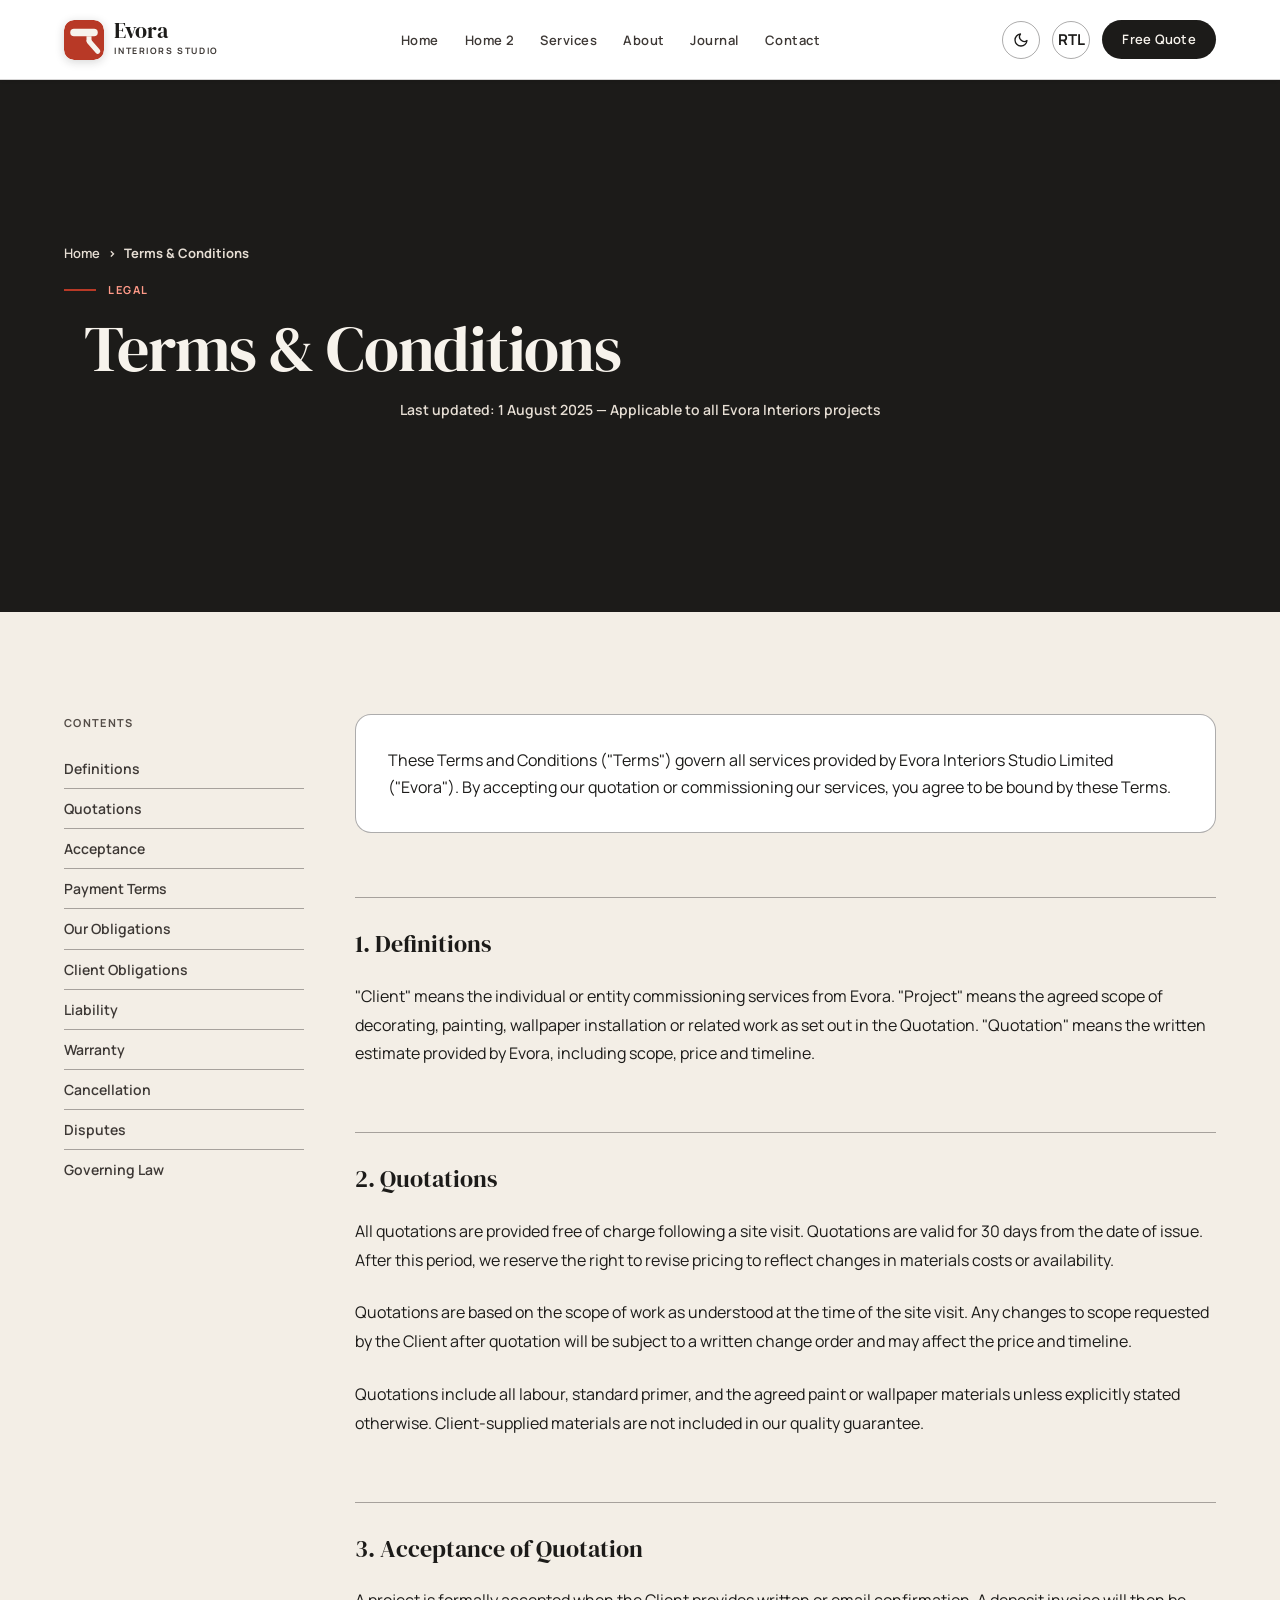
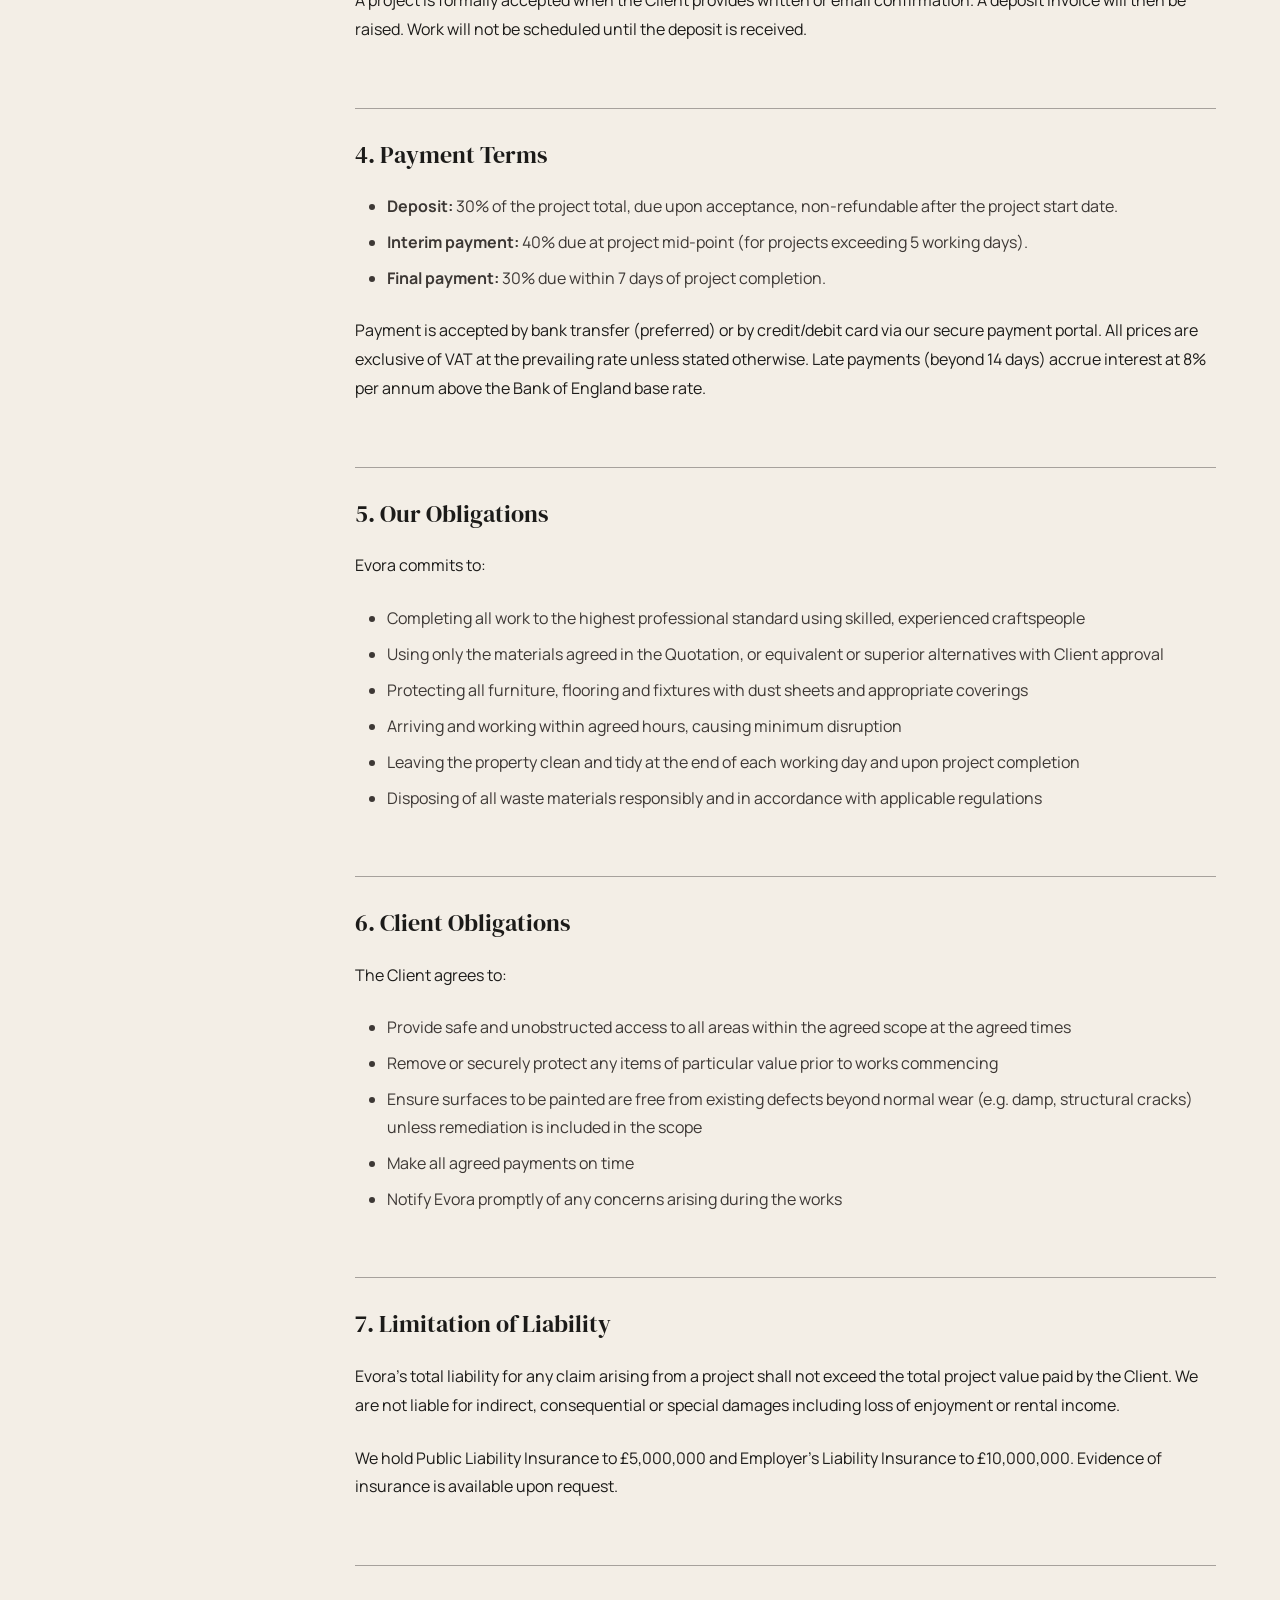
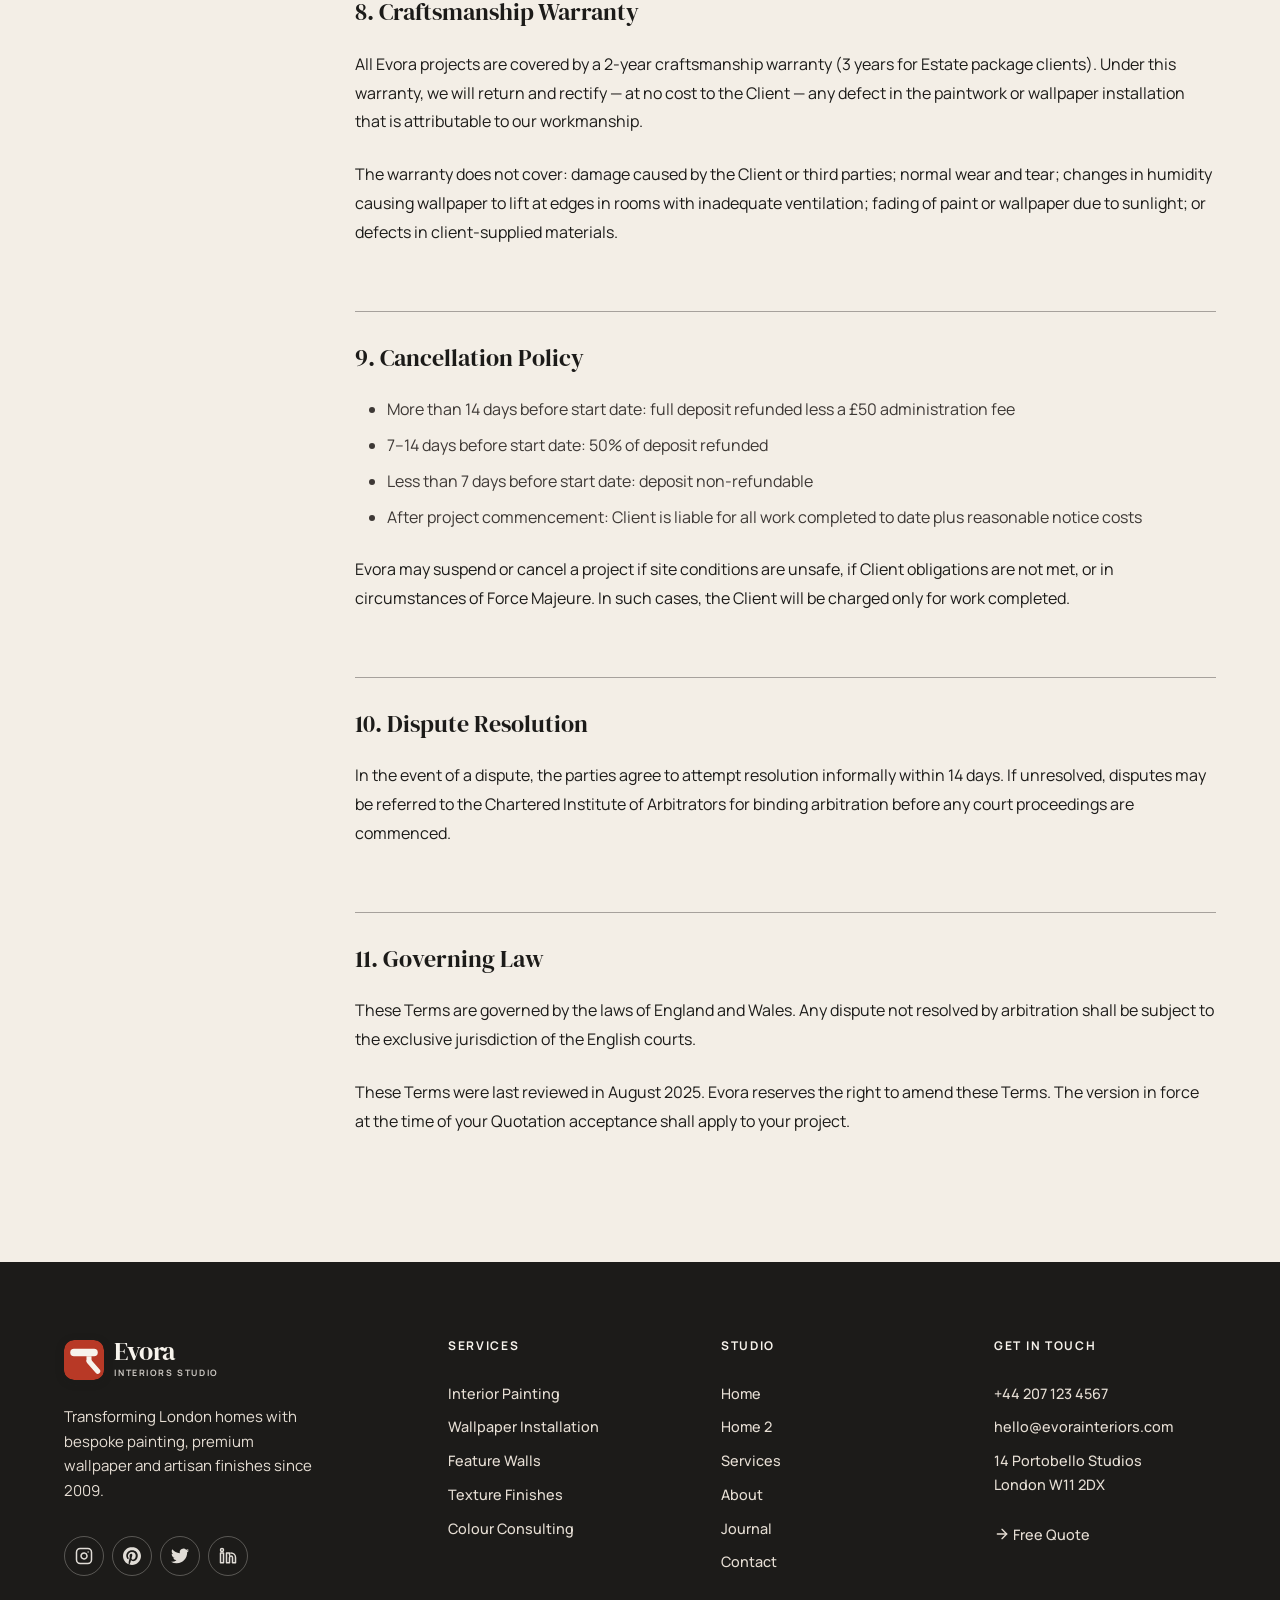
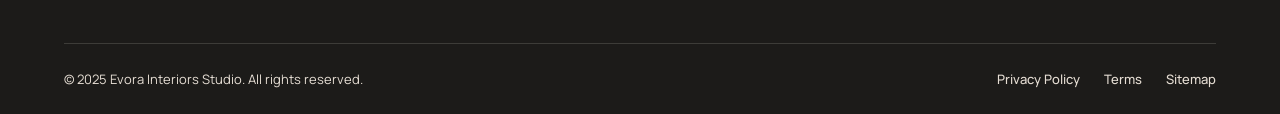
<file: terms.html>
<!DOCTYPE html>
<html lang="en" dir="ltr" data-theme="light">

<head>
  <meta charset="UTF-8" />
  <meta name="viewport" content="width=device-width, initial-scale=1.0" />
  <link rel="icon" type="image/svg+xml" href="favicon.svg" />
  <title>Terms & Conditions — Evora Interiors</title>
  <meta name="description"
    content="Evora Interiors Terms and Conditions — service agreements, quotations, payments, liability and warranties." />
  <link rel="preconnect" href="https://fonts.googleapis.com" />
  <link rel="preconnect" href="https://fonts.gstatic.com" crossorigin />
  <link
    href="https://fonts.googleapis.com/css2?family=DM+Serif+Display:ital@0;1&family=Manrope:wght@300;400;500;600;700;800&display=swap"
    rel="stylesheet" />
  <link rel="stylesheet" href="css/variables.css?v=2" />
  <link rel="stylesheet" href="css/base.css?v=2" />
  <link rel="stylesheet" href="css/animations.css?v=2" />
  <link rel="stylesheet" href="css/layout.css?v=2" />
  <link rel="stylesheet" href="css/components.css?v=2" />
  <style>
    .legal-layout {
      display: grid;
      grid-template-columns: 240px 1fr;
      gap: clamp(2rem, 4vw, 4rem);
      align-items: start;
      padding-block: var(--section-py);
    }

    .legal-toc {
      position: sticky;
      top: calc(var(--nav-h) + 2rem);
    }

    .legal-toc-link {
      display: block;
      padding: 8px 0;
      border-bottom: 1px solid var(--border-strong);
      font-size: 0.875rem;
      font-weight: 600;
      color: var(--text-secondary);
      transition: all var(--dur-fast);
    }

    .legal-toc-link:hover {
      color: var(--accent);
      padding-left: 6px;
    }

    [dir="rtl"] .legal-toc-link:hover {
      padding-left: 0;
      padding-right: 6px;
    }

    .legal-toc-link:last-child {
      border: none;
    }

    .legal-body h2 {
      font-size: 1.5rem;
      color: var(--text-primary);
      margin-top: var(--space-3xl);
      margin-bottom: var(--space-lg);
      padding-top: var(--space-xl);
      border-top: 1px solid var(--border-strong);
    }

    .legal-body h2:first-child {
      border-top: none;
      margin-top: 0;
    }

    .legal-body p {
      margin-bottom: var(--space-lg);
      font-size: 1rem;
      line-height: 1.8;
      color: var(--text-primary);
    }

    .legal-body ul {
      list-style: disc;
      padding-left: var(--space-xl);
      margin-bottom: var(--space-lg);
    }

    .legal-body ul li {
      font-size: 1rem;
      line-height: 1.75;
      color: var(--text-secondary);
      margin-bottom: var(--space-sm);
    }

    .legal-callout {
      background: var(--surface);
      border: 1px solid var(--border-strong);
      border-radius: var(--r-lg);
      padding: var(--space-xl);
      margin-bottom: var(--space-xl);
      color: var(--text-primary);
    }

    @media(max-width:768px) {
      .legal-layout {
        grid-template-columns: 1fr;
      }

      .legal-toc {
        position: static;
      }
    }
  </style>
</head>

<body>

  <nav class="navbar" role="navigation" aria-label="Main navigation">
    <div class="container nav-inner">
      <a href="index.html" class="nav-logo" aria-label="Evora Interiors Home">
        <svg class="nav-logo-icon" viewBox="0 0 32 32" xmlns="http://www.w3.org/2000/svg" aria-hidden="true">
          <rect width="32" height="32" rx="8" fill="#B83926"></rect>
          <rect x="5" y="7" width="22" height="6" rx="3" fill="#F7F3EC"></rect>
          <rect x="18" y="13" width="4" height="4" fill="#F7F3EC"></rect>
          <path d="M20 17 L27 25" stroke="#F7F3EC" stroke-width="4" stroke-linecap="round" fill="none"></path>
        </svg>
        <span class="nav-logo-text">
          <span class="nav-logo-mark">Evora</span>
          <span class="nav-logo-sub">Interiors Studio</span>
        </span>
      </a>

      <ul class="nav-links" role="list">
        <li><a href="index.html">Home</a></li>
        <li><a href="home2.html">Home 2</a></li>
        <li><a href="services.html">Services</a></li>
        <li><a href="about.html">About</a></li>
        <li><a href="blog.html">Journal</a></li>
        <li><a href="contact.html" style="border-bottom:none !important; box-shadow:none !important; text-decoration:none !important;">Contact</a></li>
      </ul>

      <div class="nav-controls">
        <button class="icon-btn" data-toggle-theme data-theme-icon aria-label="Toggle dark mode"><svg
            viewBox="0 0 24 24" width="16" height="16" fill="none" stroke="currentColor" stroke-width="2"
            stroke-linecap="round" stroke-linejoin="round" aria-hidden="true">
            <path d="M21 12.79A9 9 0 1 1 11.21 3 7 7 0 0 0 21 12.79z" />
          </svg></button>
        <button class="icon-btn" data-toggle-dir data-dir-icon aria-label="Toggle RTL">RTL</button>
        <a href="contact.html#quote" class="nav-btn">Free Quote</a>
        <button class="hamburger" aria-label="Open menu" aria-expanded="false">
          <span></span><span></span><span></span>
        </button>
      </div>
    </div>
  </nav>
  <div class="mobile-nav" role="dialog" aria-label="Mobile navigation">
    <a href="index.html">Home</a>
    <a href="home2.html">Home 2</a>
    <a href="about.html">About</a>
    <a href="services.html">Services</a>
    <a href="blog.html">Journal</a>
    <a href="contact.html" style="border-bottom:none !important; box-shadow:none !important; text-decoration:none !important;">Contact</a>
    
  </div>

  <main>
    <section class="page-hero" aria-label="Page hero">
      <div class="container page-hero-inner">
        <nav class="breadcrumb" aria-label="Breadcrumb"><a href="index.html">Home</a><span
            class="breadcrumb-sep">›</span><span>Terms & Conditions</span></nav>
        <span class="page-hero-label t-label">Legal</span>
        <h1>Terms & Conditions</h1>
        <p style="color:var(--text-secondary);font-weight:600;font-size:0.875rem">Last updated: 1 August 2025 —
          Applicable to all Evora Interiors projects</p>
      </div>
    </section>

    <section aria-label="Terms and conditions content">
      <div class="container legal-layout">
        <nav class="legal-toc" aria-label="Table of contents">
          <p
            style="font-size:0.6875rem;font-weight:700;letter-spacing:0.12em;text-transform:uppercase;color:var(--text-muted);margin-bottom:var(--space-md)">
            Contents</p>
          <a href="#definitions" class="legal-toc-link">Definitions</a>
          <a href="#quotations" class="legal-toc-link">Quotations</a>
          <a href="#acceptance" class="legal-toc-link">Acceptance</a>
          <a href="#payment" class="legal-toc-link">Payment Terms</a>
          <a href="#our-obligations" class="legal-toc-link">Our Obligations</a>
          <a href="#client-obligations" class="legal-toc-link">Client Obligations</a>
          <a href="#liability" class="legal-toc-link">Liability</a>
          <a href="#warranty" class="legal-toc-link">Warranty</a>
          <a href="#cancellation" class="legal-toc-link">Cancellation</a>
          <a href="#disputes" class="legal-toc-link">Disputes</a>
          <a href="#governing-law" class="legal-toc-link">Governing Law</a>
        </nav>

        <div class="legal-body">
          <div class="legal-callout">
            These Terms and Conditions ("Terms") govern all services provided by Evora Interiors Studio Limited
            ("Evora"). By accepting our quotation or commissioning our services, you agree to be bound by these Terms.
          </div>

          <h2 id="definitions">1. Definitions</h2>
          <p>"Client" means the individual or entity commissioning services from Evora. "Project" means the agreed scope
            of decorating, painting, wallpaper installation or related work as set out in the Quotation. "Quotation"
            means the written estimate provided by Evora, including scope, price and timeline.</p>

          <h2 id="quotations">2. Quotations</h2>
          <p>All quotations are provided free of charge following a site visit. Quotations are valid for 30 days from
            the date of issue. After this period, we reserve the right to revise pricing to reflect changes in materials
            costs or availability.</p>
          <p>Quotations are based on the scope of work as understood at the time of the site visit. Any changes to scope
            requested by the Client after quotation will be subject to a written change order and may affect the price
            and timeline.</p>
          <p>Quotations include all labour, standard primer, and the agreed paint or wallpaper materials unless
            explicitly stated otherwise. Client-supplied materials are not included in our quality guarantee.</p>

          <h2 id="acceptance">3. Acceptance of Quotation</h2>
          <p>A project is formally accepted when the Client provides written or email confirmation. A deposit invoice
            will then be raised. Work will not be scheduled until the deposit is received.</p>

          <h2 id="payment">4. Payment Terms</h2>
          <ul>
            <li><strong>Deposit:</strong> 30% of the project total, due upon acceptance, non-refundable after the
              project start date.</li>
            <li><strong>Interim payment:</strong> 40% due at project mid-point (for projects exceeding 5 working days).
            </li>
            <li><strong>Final payment:</strong> 30% due within 7 days of project completion.</li>
          </ul>
          <p>Payment is accepted by bank transfer (preferred) or by credit/debit card via our secure payment portal. All
            prices are exclusive of VAT at the prevailing rate unless stated otherwise. Late payments (beyond 14 days)
            accrue interest at 8% per annum above the Bank of England base rate.</p>

          <h2 id="our-obligations">5. Our Obligations</h2>
          <p>Evora commits to:</p>
          <ul>
            <li>Completing all work to the highest professional standard using skilled, experienced craftspeople</li>
            <li>Using only the materials agreed in the Quotation, or equivalent or superior alternatives with Client
              approval</li>
            <li>Protecting all furniture, flooring and fixtures with dust sheets and appropriate coverings</li>
            <li>Arriving and working within agreed hours, causing minimum disruption</li>
            <li>Leaving the property clean and tidy at the end of each working day and upon project completion</li>
            <li>Disposing of all waste materials responsibly and in accordance with applicable regulations</li>
          </ul>

          <h2 id="client-obligations">6. Client Obligations</h2>
          <p>The Client agrees to:</p>
          <ul>
            <li>Provide safe and unobstructed access to all areas within the agreed scope at the agreed times</li>
            <li>Remove or securely protect any items of particular value prior to works commencing</li>
            <li>Ensure surfaces to be painted are free from existing defects beyond normal wear (e.g. damp, structural
              cracks) unless remediation is included in the scope</li>
            <li>Make all agreed payments on time</li>
            <li>Notify Evora promptly of any concerns arising during the works</li>
          </ul>

          <h2 id="liability">7. Limitation of Liability</h2>
          <p>Evora's total liability for any claim arising from a project shall not exceed the total project value paid
            by the Client. We are not liable for indirect, consequential or special damages including loss of enjoyment
            or rental income.</p>
          <p>We hold Public Liability Insurance to £5,000,000 and Employer's Liability Insurance to £10,000,000.
            Evidence of insurance is available upon request.</p>

          <h2 id="warranty">8. Craftsmanship Warranty</h2>
          <p>All Evora projects are covered by a 2-year craftsmanship warranty (3 years for Estate package clients).
            Under this warranty, we will return and rectify — at no cost to the Client — any defect in the paintwork or
            wallpaper installation that is attributable to our workmanship.</p>
          <p>The warranty does not cover: damage caused by the Client or third parties; normal wear and tear; changes in
            humidity causing wallpaper to lift at edges in rooms with inadequate ventilation; fading of paint or
            wallpaper due to sunlight; or defects in client-supplied materials.</p>

          <h2 id="cancellation">9. Cancellation Policy</h2>
          <ul>
            <li>More than 14 days before start date: full deposit refunded less a £50 administration fee</li>
            <li>7–14 days before start date: 50% of deposit refunded</li>
            <li>Less than 7 days before start date: deposit non-refundable</li>
            <li>After project commencement: Client is liable for all work completed to date plus reasonable notice costs
            </li>
          </ul>
          <p>Evora may suspend or cancel a project if site conditions are unsafe, if Client obligations are not met, or
            in circumstances of Force Majeure. In such cases, the Client will be charged only for work completed.</p>

          <h2 id="disputes">10. Dispute Resolution</h2>
          <p>In the event of a dispute, the parties agree to attempt resolution informally within 14 days. If
            unresolved, disputes may be referred to the Chartered Institute of Arbitrators for binding arbitration
            before any court proceedings are commenced.</p>

          <h2 id="governing-law">11. Governing Law</h2>
          <p>These Terms are governed by the laws of England and Wales. Any dispute not resolved by arbitration shall be
            subject to the exclusive jurisdiction of the English courts.</p>
          <p>These Terms were last reviewed in August 2025. Evora reserves the right to amend these Terms. The version
            in force at the time of your Quotation acceptance shall apply to your project.</p>
        </div>
      </div>
    </section>
  </main>

  <footer class="footer" role="contentinfo">
    <div class="container">
      <div class="footer-grid">
        <div class="footer-brand">
          <a href="index.html" class="nav-logo"><svg class="nav-logo-icon" viewBox="0 0 32 32"
              xmlns="http://www.w3.org/2000/svg" aria-hidden="true">
              <rect width="32" height="32" rx="8" fill="#B83926"></rect>
              <rect x="5" y="7" width="22" height="6" rx="3" fill="#F7F3EC"></rect>
              <rect x="18" y="13" width="4" height="4" fill="#F7F3EC"></rect>
              <path d="M20 17 L27 25" stroke="#F7F3EC" stroke-width="4" stroke-linecap="round" fill="none"></path>
            </svg><span class="nav-logo-text"><span class="nav-logo-mark">Evora</span><span
                class="nav-logo-sub">Interiors Studio</span></span></a>
          <p class="footer-tagline">Transforming London homes with bespoke painting, premium wallpaper and artisan
            finishes since 2009.</p>
          <div class="footer-socials"><a href="#" class="social-link" aria-label="Instagram"><svg viewBox="0 0 24 24"
                width="18" height="18" fill="none" stroke="currentColor" stroke-width="2" stroke-linecap="round"
                stroke-linejoin="round">
                <rect x="2" y="2" width="20" height="20" rx="5" ry="5"></rect>
                <path d="M16 11.37A4 4 0 1 1 12.63 8 4 4 0 0 1 16 11.37z"></path>
                <line x1="17.5" y1="6.5" x2="17.51" y2="6.5"></line>
              </svg></a><a href="#" class="social-link" aria-label="Pinterest"><svg viewBox="0 0 24 24" width="18"
                height="18" fill="currentColor">
                <path
                  d="M12.017 0C5.396 0 .029 5.367.029 11.987c0 5.079 3.158 9.417 7.618 11.162-.105-.949-.199-2.403.041-3.439.219-.937 1.406-5.957 1.406-5.957s-.359-.72-.359-1.781c0-1.663.967-2.911 2.168-2.911 1.024 0 1.518.769 1.518 1.688 0 1.029-.653 2.567-.992 3.992-.285 1.193.6 2.165 1.775 2.165 2.128 0 3.768-2.245 3.768-5.487 0-2.861-2.063-4.869-5.008-4.869-3.41 0-5.409 2.562-5.409 5.199 0 1.033.394 2.143.889 2.741.099.12.112.225.085.345-.09.375-.293 1.199-.334 1.363-.053.225-.172.271-.401.165-1.495-.69-2.433-2.878-2.433-4.646 0-3.776 2.748-7.252 7.92-7.252 4.158 0 7.392 2.967 7.392 6.923 0 4.135-2.607 7.462-6.233 7.462-1.214 0-2.354-.629-2.758-1.379l-.749 2.848c-.269 1.045-1.004 2.352-1.498 3.146 1.123.345 2.306.535 3.55.535 6.607 0 11.985-5.365 11.985-11.987C23.97 5.39 18.592.026 11.985.026L12.017 0z">
                </path>
              </svg></a><a href="#" class="social-link" aria-label="Twitter"><svg viewBox="0 0 24 24" width="18"
                height="18" fill="currentColor">
                <path
                  d="M23.953 4.57a10 10 0 0 1-2.825.775 4.958 4.958 0 0 0 2.163-2.723c-.951.555-2.005.959-3.127 1.184a4.92 4.92 0 0 0-8.384 4.482C7.69 8.095 4.067 6.13 1.64 3.162a4.822 4.822 0 0 0-.666 2.475c0 1.71.87 3.213 2.188 4.096a4.904 4.904 0 0 1-2.228-.616v.06a4.923 4.923 0 0 0 3.946 4.827 4.996 4.996 0 0 1-2.212.085 4.936 4.936 0 0 0 4.604 3.417 9.867 9.867 0 0 1-6.102 2.105c-.39 0-.779-.023-1.17-.067a13.995 13.995 0 0 0 7.557 2.209c9.053 0 13.998-7.496 13.998-13.985 0-.21 0-.42-.015-.63A9.935 9.935 0 0 0 23.953 4.57z">
                </path>
              </svg></a><a href="#" class="social-link" aria-label="LinkedIn"><svg viewBox="0 0 24 24" width="18"
                height="18" fill="none" stroke="currentColor" stroke-width="2" stroke-linecap="round"
                stroke-linejoin="round">
                <path d="M16 8a6 6 0 0 1 6 6v7h-4v-7a2 2 0 0 0-2-2 2 2 0 0 0-2 2v7h-4V8h4v2.5"></path>
                <path d="M2 21h4V8H2z"></path>
                <path d="M4 6a2 2 0 1 1 0-4 2 2 0 0 1 0 4z"></path>
              </svg></a></div>
        </div>
        <div class="footer-col">
          <h5>Services</h5><a href="services.html#painting">Interior Painting</a><a
            href="services.html#wallpaper">Wallpaper Installation</a><a href="services.html#feature">Feature Walls</a><a
            href="services.html#texture">Texture Finishes</a><a href="services.html#colour">Colour Consulting</a>
        </div>
        <div class="footer-col">
          <h5>Studio</h5><a href="index.html">Home</a><a href="home2.html">Home 2</a><a
            href="services.html">Services</a><a href="about.html">About</a><a href="blog.html">Journal</a><a
            href="contact.html">Contact</a>
        </div>
        <div class="footer-col">
          <h5>Get in Touch</h5><a href="tel:+442071234567">+44 207 123 4567</a><a
            href="mailto:hello@evorainteriors.com">hello@evorainteriors.com</a><a href="#">14 Portobello
            Studios<br>London W11 2DX</a><a href="contact.html#quote" style="margin-top:var(--space-md)"><svg
              viewBox="0 0 24 24" width="16" height="16" fill="none" stroke="currentColor" stroke-width="2"
              stroke-linecap="round" stroke-linejoin="round" style="vertical-align:-2px" aria-hidden="true">
              <path d="M5 12h14" />
              <path d="M12 5l7 7-7 7" />
            </svg> Free Quote</a>
        </div>
      </div>
      <div class="footer-bottom">
        <p>© 2025 Evora Interiors Studio. All rights reserved.</p>
        <div class="footer-bottom-links"><a href="privacy.html">Privacy Policy</a><a href="terms.html">Terms</a><a
            href="sitemap.html">Sitemap</a></div>
      </div>
    </div>
  </footer>
  <button class="back-to-top" aria-label="Scroll to top"><svg viewBox="0 0 24 24" width="16" height="16" fill="none"
      stroke="currentColor" stroke-width="2" stroke-linecap="round" stroke-linejoin="round" style="vertical-align:-2px"
      aria-hidden="true">
      <path d="M12 19V5" />
      <path d="M5 12l7-7 7 7" />
    </svg></button>
  <script src="js/theme.js"></script>
  <script src="js/scroll.js"></script>
  <script src="js/main.js"></script>
</body>

</html>
</file>
<file: css/variables.css>
/* =============================================
   DESIGN TOKENS — VARIABLES
   ============================================= */

:root {
  /* Brand Colors */
  --charcoal: #1C1B19;
  --terracotta: #B83926;
  --brass: #74541B;
  --linen: #F3EEE6;
  --sage: #375335;
  --taupe: #7D7164;

  /* Semantic (Light Mode) */
  --bg: #F3EEE6;
  --bg-alt: #EDE7DD;
  --surface: #FFFFFF;
  --surface-2: #F8F4EF;
  --text-primary: #1C1B19;
  --text-secondary: #3D3835;
  --text-muted: #544D48;
  --border: rgba(28, 27, 25, 0.18);
  --border-strong: rgba(28, 27, 25, 0.36);
  --accent: #B83926;
  --accent-2: #74541B;
  --accent-hover: #8F2B1F;
  --focus-ring: rgba(184, 57, 38, 0.28);

  /* Readable foregrounds for charcoal/image sections */
  --on-dark: #F7F3EC;
  --on-dark-secondary: #E6DED4;
  --on-dark-muted: #CFC4B8;
  --on-dark-accent: #FF9A88;
  --on-dark-brass: #E6C989;
  --on-dark-border: rgba(247, 243, 236, 0.36);

  /* Overlay */
  --overlay-dark: rgba(20, 19, 17, 0.75);
  --overlay-light: rgba(243, 238, 230, 0.92);

  /* Typography */
  --font-display: 'DM Serif Display', Georgia, serif;
  --font-body: 'Manrope', system-ui, sans-serif;

  /* Spacing */
  --space-xs: 0.25rem;
  --space-sm: 0.5rem;
  --space-md: 1rem;
  --space-lg: 1.5rem;
  --space-xl: 2rem;
  --space-2xl: 3rem;
  --space-3xl: 4rem;
  --space-4xl: 6rem;
  --space-5xl: 8rem;

  /* Radius */
  --r-sm: 4px;
  --r-md: 8px;
  --r-lg: 16px;
  --r-xl: 24px;
  --r-full: 9999px;

  /* Shadows */
  --shadow-sm: 0 1px 3px rgba(36, 35, 33, 0.08), 0 1px 2px rgba(36, 35, 33, 0.06);
  --shadow-md: 0 4px 16px rgba(36, 35, 33, 0.10), 0 2px 6px rgba(36, 35, 33, 0.06);
  --shadow-lg: 0 12px 40px rgba(36, 35, 33, 0.15), 0 4px 12px rgba(36, 35, 33, 0.08);
  --shadow-xl: 0 24px 64px rgba(36, 35, 33, 0.20);

  /* Transitions */
  --ease-out: cubic-bezier(0.16, 1, 0.3, 1);
  --ease-in-out: cubic-bezier(0.65, 0, 0.35, 1);
  --dur-fast: 200ms;
  --dur-base: 350ms;
  --dur-slow: 600ms;
  --dur-slower: 900ms;

  /* Layout */
  --nav-h: 80px;
  --max-w: 1400px;
  --col-gap: clamp(1rem, 3vw, 2rem);
  --section-py: clamp(4rem, 8vw, 8rem);
  --container-px: clamp(1.25rem, 5vw, 4rem);
}

/* Dark Mode */
[data-theme="dark"] {
  --charcoal: #222220;
  --bg: #161615;
  --bg-alt: #1D1D1B;
  --surface: #282826;
  --surface-2: #20201E;
  --text-primary: #F6F3EE;
  --text-secondary: #D2CBC2;
  --text-muted: #AFA89E;
  --border: rgba(246, 243, 238, 0.15);
  --border-strong: rgba(246, 243, 238, 0.34);
  --accent: #FF9A88;
  --accent-2: #DEBD82;
  --accent-hover: #FFB2A4;
  --focus-ring: rgba(255, 154, 136, 0.34);
  --terracotta: #FF9A88;
  --brass: #DEBD82;
  --sage: #ADC2A2;
  --on-dark: #F7F3EC;
  --on-dark-secondary: #E6DED4;
  --on-dark-muted: #CFC4B8;
  --on-dark-accent: #FF9A88;
  --on-dark-brass: #E6C989;
  --on-dark-border: rgba(247, 243, 236, 0.38);
  --overlay-dark: rgba(8, 8, 8, 0.88);
  --overlay-light: rgba(22, 22, 20, 0.9);
  --shadow-sm: 0 1px 3px rgba(0, 0, 0, 0.3);
  --shadow-md: 0 4px 16px rgba(0, 0, 0, 0.45);
  --shadow-lg: 0 12px 40px rgba(0, 0, 0, 0.55);
  --shadow-xl: 0 24px 64px rgba(0, 0, 0, 0.65);
}

/* Dark sections keep light text on the charcoal anchor — guaranteed. */
[data-theme="dark"] .bg-charcoal,
[data-theme="dark"] .footer,
[data-theme="dark"] .page-hero,
[data-theme="dark"] .testimonials-section,
[data-theme="dark"] .faq-form-section {
  background-color: var(--charcoal);
  color: #F7F3EC;
}

/* RTL */
[dir="rtl"] {
  --dir: rtl;
}
</file>
<file: css/base.css>
/* =============================================
   BASE RESET & FOUNDATIONS
   ============================================= */

*,
*::before,
*::after {
  box-sizing: border-box;
  margin: 0;
  padding: 0;
}

html {
  font-size: 16px;
  -webkit-text-size-adjust: 100%;
  color-scheme: light;
  overflow-x: clip;
}

@supports not (overflow-x: clip) {
  html {
    overflow-x: hidden;
  }
}

[data-theme="dark"] {
  color-scheme: dark;
}

body {
  font-family: var(--font-body);
  background-color: var(--bg);
  color: var(--text-primary);
  line-height: 1.65;
  overflow-x: hidden;
  width: 100%;
  transition: background-color var(--dur-base) var(--ease-out),
    color var(--dur-base) var(--ease-out);
}

img,
video {
  max-width: 100%;
  height: auto;
  display: block;
}

a {
  color: inherit;
  text-decoration: none;
  transition: color var(--dur-fast) var(--ease-out);
}

ul,
ol {
  list-style: none;
}

button,
input,
select,
textarea {
  font-family: inherit;
  font-size: inherit;
  border: none;
  outline: none;
  background: none;
  max-width: 100%;
}

button {
  cursor: pointer;
}

a:focus-visible,
button:focus-visible,
input:focus-visible,
select:focus-visible,
textarea:focus-visible,
[tabindex]:focus-visible {
  outline: 3px solid var(--focus-ring);
  outline-offset: 3px;
}

select,
option {
  background-color: var(--surface);
  color: var(--text-primary);
}

h1,
h3,
h4,
h5,
h6 {
  font-family: var(--font-display);
  line-height: 1.15;
  color: var(--text-primary);
  font-weight: 400;
  overflow-wrap: break-word;
  word-break: break-word;
}

h2 {
  font-family: var(--font-display);
  line-height: 1.15;
  color: var(--text-primary);
  font-weight: 400;
  overflow-wrap: break-word;
  word-break: break-word;
  text-align: center;
  margin-inline: auto;
  text-wrap: balance;
}

p {
  color: var(--text-secondary);
  line-height: 1.7;
  overflow-wrap: break-word;
}

/* =============================================
   TYPOGRAPHY SCALE (Fluid & Responsive)
   ============================================= */

.t-display {
  font-family: var(--font-display);
  font-size: clamp(2.4rem, 7vw, 7.5rem);
  line-height: 0.95;
  letter-spacing: -0.02em;
}

.t-hero {
  font-family: var(--font-display);
  font-size: clamp(2.2rem, 5.5vw, 5.5rem);
  line-height: 1.0;
  letter-spacing: -0.02em;
}

.t-title {
  font-family: var(--font-display);
  font-size: clamp(1.85rem, 3.8vw, 3.8rem);
  line-height: 1.1;
  letter-spacing: -0.015em;
}

.t-heading {
  font-family: var(--font-display);
  font-size: clamp(1.4rem, 2.8vw, 2.6rem);
  line-height: 1.18;
  letter-spacing: -0.01em;
}

.t-subheading {
  font-family: var(--font-display);
  font-size: clamp(1.15rem, 2vw, 1.75rem);
  line-height: 1.25;
}

.t-lead {
  font-size: clamp(0.95rem, 1.3vw, 1.18rem);
  line-height: 1.65;
  color: var(--text-secondary);
}

.t-body {
  font-size: 1rem;
  line-height: 1.7;
}

.t-sm {
  font-size: 0.875rem;
  line-height: 1.6;
}

.t-xs {
  font-size: 0.75rem;
  line-height: 1.5;
  letter-spacing: 0.04em;
}

.t-label {
  font-family: var(--font-body);
  font-size: 0.6875rem;
  font-weight: 700;
  letter-spacing: 0.14em;
  text-transform: uppercase;
  color: var(--accent);
}

/* =============================================
   UTILITY CLASSES
   ============================================= */

.container {
  width: 100%;
  max-width: var(--max-w);
  margin-inline: auto;
  padding-inline: var(--container-px);
}

.section-py {
  padding-block: var(--section-py);
}

.text-center {
  text-align: center;
}

.text-start {
  text-align: start;
}

.text-end {
  text-align: end;
}

.flex {
  display: flex;
}

.flex-col {
  flex-direction: column;
}

.items-center {
  align-items: center;
}

.items-start {
  align-items: flex-start;
}

.items-end {
  align-items: flex-end;
}

.justify-between {
  justify-content: space-between;
}

.justify-center {
  justify-content: center;
}

.gap-xs {
  gap: var(--space-xs);
}

.gap-sm {
  gap: var(--space-sm);
}

.gap-md {
  gap: var(--space-md);
}

.gap-lg {
  gap: var(--space-lg);
}

.gap-xl {
  gap: var(--space-xl);
}

.grid {
  display: grid;
}

.grid-2 {
  grid-template-columns: repeat(2, 1fr);
  gap: var(--col-gap);
}

.grid-3 {
  grid-template-columns: repeat(3, 1fr);
  gap: var(--col-gap);
}

.grid-4 {
  grid-template-columns: repeat(4, 1fr);
  gap: var(--col-gap);
}

.relative {
  position: relative;
}

.overflow-h {
  overflow: hidden;
}

.accent-color {
  color: var(--accent);
}

.brass-color {
  color: var(--accent-2);
}

.sage-color {
  color: var(--sage);
}

.muted-color {
  color: var(--text-muted);
}

.bg-charcoal {
  background: var(--charcoal);
  color: #F7F3EC;
}

.bg-linen {
  background: var(--bg-alt);
  color: var(--text-primary);
}

.bg-surface {
  background: var(--surface);
  color: var(--text-primary);
}

.bg-alt {
  background: var(--bg-alt);
  color: var(--text-primary);
}

:where(.bg-charcoal,
  .footer,
  .page-hero,
  .testimonials-section,
  .faq-form-section,
  .stats-band,
  .quick-contact,
  .vip-section,
  .spotlight-section,
  .texture-section,
  .texture-card-info,
  .proj-item-overlay,
  .h2-hero,
  .h2-hero-glass,
  .srv-cta,
  .article-hero,
  .article-cta,
  .journal-newsletter-section,
  [style*="background:var(--charcoal)"],
  [style*="background: var(--charcoal)"]) {
  color: var(--on-dark);
}

:where(.bg-charcoal,
  .footer,
  .page-hero,
  .testimonials-section,
  .faq-form-section,
  .stats-band,
  .quick-contact,
  .vip-section,
  .spotlight-section,
  .texture-section,
  .texture-card-info,
  .proj-item-overlay,
  .h2-hero,
  .h2-hero-glass,
  .srv-cta,
  .article-hero,
  .article-cta,
  .journal-newsletter-section,
  [style*="background:var(--charcoal)"],
  [style*="background: var(--charcoal)"]) :where(h1, h2, h3, h4, h5, h6, .t-title, .t-heading, .t-hero, .t-display, .stat-number):not(.card *):not(.service-card *):not(.testimonial-card *):not(.modal *) {
  color: var(--on-dark);
}

:where(.bg-charcoal,
  .footer,
  .page-hero,
  .testimonials-section,
  .faq-form-section,
  .stats-band,
  .quick-contact,
  .vip-section,
  .spotlight-section,
  .texture-section,
  .texture-card-info,
  .proj-item-overlay,
  .h2-hero,
  .h2-hero-glass,
  .srv-cta,
  .article-hero,
  .article-cta,
  .journal-newsletter-section,
  [style*="background:var(--charcoal)"],
  [style*="background: var(--charcoal)"]) :where(p, li, .t-lead, .t-body, .t-sm, .t-xs, .breadcrumb, .breadcrumb a, .breadcrumb-sep, .stat-label):not(.card *):not(.service-card *):not(.testimonial-card *):not(.modal *) {
  color: var(--on-dark-secondary);
}

:where(.bg-charcoal,
  .footer,
  .page-hero,
  .testimonials-section,
  .faq-form-section,
  .stats-band,
  .quick-contact,
  .vip-section,
  .spotlight-section,
  .texture-section,
  .texture-card-info,
  .proj-item-overlay,
  .h2-hero,
  .h2-hero-glass,
  .srv-cta,
  .article-hero,
  .article-cta,
  .journal-newsletter-section,
  [style*="background:var(--charcoal)"],
  [style*="background: var(--charcoal)"]) :where(.t-label, .section-label, .page-hero-label, .page-hero-badge, .accent-color, .accent-word, .badge-accent, [style*="color:var(--accent)"], [style*="color: var(--accent)"], [style*="color:var(--terracotta)"], [style*="color: var(--terracotta)"]):not(.card *):not(.service-card *):not(.testimonial-card *):not(.modal *) {
  color: var(--on-dark-accent) !important;
}

:where(.bg-charcoal,
  .footer,
  .page-hero,
  .testimonials-section,
  .faq-form-section,
  .stats-band,
  .quick-contact,
  .vip-section,
  .spotlight-section,
  .texture-section,
  .texture-card-info,
  .proj-item-overlay,
  .h2-hero,
  .h2-hero-glass,
  .srv-cta,
  .article-hero,
  .article-cta,
  .journal-newsletter-section,
  [style*="background:var(--charcoal)"],
  [style*="background: var(--charcoal)"]) :where(.brass-color, [style*="color:var(--brass)"], [style*="color: var(--brass)"], [style*="color:var(--accent-2)"], [style*="color: var(--accent-2)"]):not(.card *):not(.service-card *):not(.testimonial-card *):not(.modal *) {
  color: var(--on-dark-brass) !important;
}

:where(.bg-charcoal,
  .footer,
  .page-hero,
  .testimonials-section,
  .faq-form-section,
  .stats-band,
  .quick-contact,
  .srv-cta,
  .article-hero,
  .article-cta,
  .journal-newsletter-section,
  [style*="background:var(--charcoal)"],
  [style*="background: var(--charcoal)"]) :where(.section-label)::before,
:where(.bg-charcoal,
  .footer,
  .page-hero,
  .testimonials-section,
  .faq-form-section,
  .stats-band,
  .quick-contact,
  .srv-cta,
  .article-hero,
  .article-cta,
  .journal-newsletter-section,
  [style*="background:var(--charcoal)"],
  [style*="background: var(--charcoal)"]) :where(.section-label)::after,
:where(.bg-charcoal,
  .footer,
  .page-hero,
  .testimonials-section,
  .faq-form-section,
  .stats-band,
  .quick-contact,
  .srv-cta,
  .article-hero,
  .article-cta,
  .journal-newsletter-section,
  [style*="background:var(--charcoal)"],
  [style*="background: var(--charcoal)"]) :where(.page-hero-label)::before,
:where(.bg-charcoal,
  .footer,
  .page-hero,
  .testimonials-section,
  .faq-form-section,
  .stats-band,
  .quick-contact,
  .srv-cta,
  .article-hero,
  .article-cta,
  .journal-newsletter-section,
  [style*="background:var(--charcoal)"],
  [style*="background: var(--charcoal)"]) :where(.page-hero-label)::after {
  background: var(--on-dark-accent);
}

.sr-only {
  position: absolute;
  width: 1px;
  height: 1px;
  padding: 0;
  margin: -1px;
  overflow: hidden;
  clip: rect(0, 0, 0, 0);
  white-space: nowrap;
  border: 0;
}

/* =============================================
   RESPONSIVE GRID SYSTEM
   ============================================= */
@media (max-width: 1024px) {
  .grid-4 {
    grid-template-columns: repeat(2, 1fr);
  }
}

@media (max-width: 768px) {

  .grid-2,
  .grid-3 {
    grid-template-columns: 1fr;
  }
}

@media (max-width: 540px) {
  .grid-4 {
    grid-template-columns: 1fr;
  }
}

/* =============================================
   SELECTION
   ============================================= */

::selection {
  background: var(--accent);
  color: #FFFFFF;
}

[data-theme="dark"] ::selection {
  background: var(--accent);
  color: #161513;
}

/* =============================================
   H2 CENTERING — Remaining sections only
   Split / two-column sections are excluded and keep left-aligned h2
   "split aagara section thavira remaining section la h2 center"
   ============================================= */
h2,
h2.t-title,
h2.t-heading,
h2.t-display,
h2.t-hero {
  text-align: center;
  margin-inline: auto;
  text-wrap: balance;
}

/* Split sections — keep h2 left-aligned (thavira) — NOTE: .services-header excluded as What We Do is centerable */
.editorial-grid h2,
.ba-layout h2,
.ba-info h2,
.philosophy-row h2,
.srv-detail-grid h2,
.colour-guide-grid h2,
.quote-layout h2,
.map-layout h2,
.contact-faq-layout h2,
.faq-form-grid h2,
.spotlight-grid h2,
.concierge-grid h2,
.swatch-display-box h2,
.palette-header-grid h2,
.legal-body h2,
.article-body h2,
.sitemap-category h2 {
  text-align: start;
  margin-inline: 0;
  text-wrap: wrap;
}

/* What We Do — possible to center, so force center for title + h2 */
.services-header {
  flex-direction: column !important;
  align-items: center !important;
  text-align: center !important;
  justify-content: center !important;
}

.services-header > div {
  display: flex !important;
  flex-direction: column !important;
  align-items: center !important;
  text-align: center !important;
  width: 100% !important;
}

.services-header .t-label,
#services-heading {
  text-align: center !important;
  margin-inline: auto !important;
  display: block;
  width: 100%;
}

/* =============================================
   REQUESTED 7 SECTIONS — center h2 + red title
   Selected Projects, Wallpaper Collections, The Craftspeople,
   Recognition, Portfolio, Interactive Palette Studio, Reader Favorites
   ============================================= */

/* 1. Selected Projects — home2 */
.projects-grid-section .container > div:first-child {
  flex-direction: column !important;
  align-items: center !important;
  text-align: center !important;
  justify-content: center !important;
}
.projects-grid-section .container > div:first-child > div {
  display: flex !important;
  flex-direction: column !important;
  align-items: center !important;
  text-align: center !important;
  width: 100% !important;
}
.projects-grid-section .t-label,
#projects-h2 {
  text-align: center !important;
  margin-inline: auto !important;
  display: block !important;
  width: 100% !important;
}

/* 2. Wallpaper Collections — home2 */
.wallpaper-showcase .container[style] > div {
  flex-direction: column !important;
  align-items: center !important;
  text-align: center !important;
  justify-content: center !important;
}
.wallpaper-showcase .container[style] > div > div {
  display: flex !important;
  flex-direction: column !important;
  align-items: center !important;
  text-align: center !important;
  width: 100% !important;
}
.wallpaper-showcase .t-label,
#wallpaper-heading {
  text-align: center !important;
  margin-inline: auto !important;
  display: block !important;
  width: 100% !important;
}

/* 3. The Craftspeople — about */
.team-section .container > div:first-child {
  margin-inline: auto !important;
  text-align: center !important;
  display: flex !important;
  flex-direction: column !important;
  align-items: center !important;
  max-width: 720px !important;
}
.team-section .t-label,
#team-heading {
  text-align: center !important;
  margin-inline: auto !important;
  display: block !important;
  width: 100% !important;
}
.team-section .container > div:first-child .t-lead {
  text-align: center !important;
  margin-inline: auto !important;
}

/* 4. Recognition — about */
.awards-header {
  flex-direction: column !important;
  align-items: center !important;
  text-align: center !important;
  justify-content: center !important;
  margin-inline: auto !important;
}
.awards-header > div,
.awards-header > p {
  text-align: center !important;
  margin-inline: auto !important;
  width: 100% !important;
  display: flex !important;
  flex-direction: column !important;
  align-items: center !important;
}
.awards-header .t-label,
#awards-heading {
  text-align: center !important;
  margin-inline: auto !important;
  display: block !important;
  width: 100% !important;
}

/* 5. Portfolio — about */
.project-mosaic .container > div:first-child {
  flex-direction: column !important;
  align-items: center !important;
  text-align: center !important;
  justify-content: center !important;
}
.project-mosaic .container > div:first-child > div {
  display: flex !important;
  flex-direction: column !important;
  align-items: center !important;
  text-align: center !important;
  width: 100% !important;
}
.project-mosaic .t-label,
#mosaic-heading {
  text-align: center !important;
  margin-inline: auto !important;
  display: block !important;
  width: 100% !important;
}

/* 6. Interactive Palette Studio — blog */
.palette-header-row {
  align-items: center !important;
  text-align: center !important;
  justify-content: center !important;
  margin-inline: auto !important;
  display: flex !important;
  flex-direction: column !important;
}
.palette-header-row .palette-tag,
#palette-section-title {
  text-align: center !important;
  margin-inline: auto !important;
  display: block !important;
  width: 100% !important;
}
.palette-header-row .palette-intro {
  text-align: center !important;
  margin-inline: auto !important;
}

/* 7. Reader Favorites — blog */
.trending-digest-section .container > div:first-child {
  flex-direction: column !important;
  align-items: center !important;
  text-align: center !important;
  justify-content: center !important;
}
.trending-digest-section .container > div:first-child > div {
  display: flex !important;
  flex-direction: column !important;
  align-items: center !important;
  text-align: center !important;
  width: 100% !important;
}
.trending-digest-section .t-label,
#digest-heading {
  text-align: center !important;
  margin-inline: auto !important;
  display: block !important;
  width: 100% !important;
}

/* 8. Philosophy — about (red t-label center) */
.philosophy-section .t-label {
  text-align: center !important;
  margin-inline: auto !important;
  display: block !important;
  width: 100% !important;
}
.philosophy-section .container > span.t-label {
  text-align: center !important;
  margin-inline: auto !important;
}

/* Ensure split headers that are flex space-between keep h2 left but allow centered fallback on mobile */
@media (max-width: 768px) {
  .palette-header-grid h2 {
    text-align: center;
    margin-inline: auto;
  }
}
</file>
<file: css/animations.css>
/* =============================================
   ANIMATIONS & SCROLL REVEAL
   ============================================= */

/* ---- Scroll Reveal ---- */
.reveal {
  opacity: 0;
  transform: translateY(40px);
  transition: opacity var(--dur-slower) var(--ease-out),
              transform var(--dur-slower) var(--ease-out);
}

.reveal.visible {
  opacity: 1;
  transform: translateY(0);
}

.reveal-left {
  opacity: 0;
  transform: translateX(-50px);
  transition: opacity var(--dur-slower) var(--ease-out),
              transform var(--dur-slower) var(--ease-out);
}

.reveal-left.visible {
  opacity: 1;
  transform: translateX(0);
}

.reveal-right {
  opacity: 0;
  transform: translateX(50px);
  transition: opacity var(--dur-slower) var(--ease-out),
              transform var(--dur-slower) var(--ease-out);
}

.reveal-right.visible {
  opacity: 1;
  transform: translateX(0);
}

.reveal-scale {
  opacity: 0;
  transform: scale(0.92);
  transition: opacity var(--dur-slower) var(--ease-out),
              transform var(--dur-slower) var(--ease-out);
}

.reveal-scale.visible {
  opacity: 1;
  transform: scale(1);
}

/* Staggered delays */
.delay-1 { transition-delay: 100ms; }
.delay-2 { transition-delay: 200ms; }
.delay-3 { transition-delay: 300ms; }
.delay-4 { transition-delay: 400ms; }
.delay-5 { transition-delay: 500ms; }
.delay-6 { transition-delay: 600ms; }

/* ---- Image Zoom on Hover ---- */
.img-zoom {
  overflow: hidden;
}

.img-zoom img {
  transition: transform var(--dur-slower) var(--ease-out);
  will-change: transform;
}

.img-zoom:hover img {
  transform: scale(1.06);
}

/* ---- Floating Animation ---- */
@keyframes float {
  0%, 100% { transform: translateY(0); }
  50%       { transform: translateY(-12px); }
}

.float-anim {
  animation: float 6s ease-in-out infinite;
}

/* ---- Grain Overlay ---- */
@keyframes grain {
  0%, 100% { transform: translate(0, 0); }
  10%       { transform: translate(-2%, -3%); }
  20%       { transform: translate(3%, 2%); }
  30%       { transform: translate(-1%, 4%); }
  40%       { transform: translate(4%, -1%); }
  50%       { transform: translate(-3%, 1%); }
  60%       { transform: translate(1%, -4%); }
  70%       { transform: translate(-4%, 3%); }
  80%       { transform: translate(2%, -2%); }
  90%       { transform: translate(-1%, 3%); }
}

.grain-overlay::before {
  content: '';
  position: absolute;
  inset: -50%;
  width: 200%;
  height: 200%;
  background-image: url("data:image/svg+xml,%3Csvg viewBox='0 0 512 512' xmlns='http://www.w3.org/2000/svg'%3E%3Cfilter id='n'%3E%3CfeTurbulence type='fractalNoise' baseFrequency='0.75' numOctaves='4' stitchTiles='stitch'/%3E%3C/filter%3E%3Crect width='100%25' height='100%25' filter='url(%23n)' opacity='1'/%3E%3C/svg%3E");
  background-size: 256px 256px;
  opacity: 0.03;
  pointer-events: none;
  animation: grain 8s steps(10) infinite;
  z-index: 1;
}

/* ---- Cursor Custom ---- */
.cursor {
  position: fixed;
  width: 12px;
  height: 12px;
  background: var(--accent);
  border-radius: 50%;
  pointer-events: none;
  z-index: 9998;
  transform: translate(-50%, -50%);
  transition: transform 0.1s, width 0.3s var(--ease-out), height 0.3s var(--ease-out), opacity 0.3s;
  opacity: 0.85;
}

[data-theme="dark"] .cursor {
  background: var(--accent);
  opacity: 0.95;
}

.cursor-follower {
  position: fixed;
  width: 40px;
  height: 40px;
  border: 1.5px solid var(--accent);
  border-radius: 50%;
  pointer-events: none;
  z-index: 9997;
  transform: translate(-50%, -50%);
  transition: transform 0.4s var(--ease-out), width 0.4s, height 0.4s, opacity 0.3s;
  opacity: 0.6;
}

.cursor.hover {
  width: 6px;
  height: 6px;
  opacity: 0.9;
}

.cursor-follower.hover {
  width: 64px;
  height: 64px;
  opacity: 0.35;
}

@media (hover: none) {
  .cursor, .cursor-follower { display: none; }
}

/* ---- Parallax Container ---- */
.parallax-container {
  overflow: hidden;
}

.parallax-img {
  will-change: transform;
  transform-origin: center center;
}

/* ---- Number Counter ---- */
@keyframes countUp {
  from { opacity: 0; transform: translateY(10px); }
  to   { opacity: 1; transform: translateY(0); }
}

/* ---- Shimmer Loading ---- */
@keyframes shimmer {
  0%   { background-position: -1000px 0; }
  100% { background-position: 1000px 0; }
}

.shimmer {
  background: linear-gradient(
    90deg,
    var(--bg-alt) 0%,
    var(--border) 50%,
    var(--bg-alt) 100%
  );
  background-size: 1000px 100%;
  animation: shimmer 1.5s infinite linear;
}

/* ---- Marquee ---- */
@keyframes marquee {
  from { transform: translateX(0); }
  to   { transform: translateX(-50%); }
}

.marquee-track {
  display: flex;
  flex-wrap: nowrap;
  width: max-content;
  flex-shrink: 0;
  animation: marquee 25s linear infinite;
}

.marquee-track:hover {
  animation-play-state: paused;
}

/* ---- Pulse Ring ---- */
@keyframes pulseRing {
  0%   { transform: scale(0.8); opacity: 0.8; }
  100% { transform: scale(1.6); opacity: 0; }
}

.pulse-ring::after {
  content: '';
  position: absolute;
  inset: 0;
  border-radius: 50%;
  border: 2px solid var(--accent);
  animation: pulseRing 2s cubic-bezier(0.3, 0, 0.5, 1) infinite;
}

/* ---- Slide In Underline ---- */
.underline-anim {
  position: relative;
}

.underline-anim::after {
  content: '';
  position: absolute;
  bottom: -2px;
  left: 0;
  width: 0;
  height: 1px;
  background: currentColor;
  transition: width var(--dur-base) var(--ease-out);
}

[dir="rtl"] .underline-anim::after {
  left: auto;
  right: 0;
}

.underline-anim:hover::after,
a:hover .underline-anim::after {
  width: 100%;
}

/* ---- Fade In ---- */
@keyframes fadeIn {
  from { opacity: 0; }
  to   { opacity: 1; }
}

@keyframes fadeInUp {
  from { opacity: 0; transform: translateY(30px); }
  to   { opacity: 1; transform: translateY(0); }
}

@keyframes fadeInDown {
  from { opacity: 0; transform: translateY(-20px); }
  to   { opacity: 1; transform: translateY(0); }
}

.animate-fade-in    { animation: fadeIn    var(--dur-slow) var(--ease-out) both; }
.animate-fade-in-up { animation: fadeInUp  var(--dur-slow) var(--ease-out) both; }

/* ---- Spin ---- */
@keyframes spin {
  to { transform: rotate(360deg); }
}

/* ---- Skeleton ---- */
.skeleton {
  background: var(--bg-alt);
  border-radius: var(--r-sm);
  position: relative;
  overflow: hidden;
}

.skeleton::after {
  content: '';
  position: absolute;
  inset: 0;
  background: linear-gradient(
    90deg,
    transparent 0%,
    rgba(255,255,255,0.08) 50%,
    transparent 100%
  );
  animation: shimmer 1.5s infinite;
}
</file>
<file: css/layout.css>
/* =============================================
   LAYOUT — NAVBAR, FOOTER, GRID SYSTEMS
   ============================================= */

/* ===== NAVBAR ===== */
.navbar {
  position: fixed;
  top: 0;
  left: 0;
  right: 0;
  height: var(--nav-h);
  z-index: 1000;
  display: flex;
  align-items: center;
  background: var(--surface);
  border-bottom: 1px solid var(--border);
  box-shadow: var(--shadow-sm);
  transition: background var(--dur-base) var(--ease-out),
    box-shadow var(--dur-base) var(--ease-out),
    height var(--dur-base) var(--ease-out);
}

.navbar.scrolled {
  background: var(--surface);
  box-shadow: var(--shadow-md);
  height: 64px;
}

[data-theme="dark"] .navbar.scrolled {
  background: var(--surface);
}

.navbar.hero-overlay-nav:not(.scrolled) {
  background: rgba(20, 19, 17, 0.72) !important;
  border-bottom: 1px solid rgba(247, 243, 236, 0.16);
  backdrop-filter: blur(12px);
  -webkit-backdrop-filter: blur(12px);
}

.navbar.hero-overlay-nav:not(.scrolled) .nav-logo-mark,
.navbar.hero-overlay-nav:not(.scrolled) .nav-links a,
.navbar.hero-overlay-nav:not(.scrolled) .icon-btn {
  color: var(--on-dark);
}

.navbar.hero-overlay-nav:not(.scrolled) .hamburger span {
  color: var(--on-dark);
  background: var(--on-dark);
}

.navbar.hero-overlay-nav:not(.scrolled) .nav-logo-sub {
  color: var(--on-dark-secondary);
}

.navbar.hero-overlay-nav:not(.scrolled) .nav-links a:hover,
.navbar.hero-overlay-nav:not(.scrolled) .nav-links a.active {
  color: #FFFFFF;
}

.navbar.hero-overlay-nav:not(.scrolled) .icon-btn,
.navbar.hero-overlay-nav:not(.scrolled) .hamburger {
  border-color: var(--on-dark-border);
}

.navbar.hero-overlay-nav:not(.scrolled) .icon-btn:hover {
  background: rgba(247, 243, 236, 0.12);
  color: var(--on-dark-accent);
  border-color: var(--on-dark-accent);
}

.nav-inner {
  width: 100%;
  display: flex;
  align-items: center;
  justify-content: space-between;
  gap: var(--space-lg);
}

.nav-logo {
  display: flex;
  flex-direction: row;
  align-items: center;
  gap: 0.65rem;
  text-decoration: none;
  flex-shrink: 0;
}

.nav-logo-icon {
  width: 40px;
  height: 40px;
  flex-shrink: 0;
  border-radius: 10px;
  box-shadow: 0 2px 10px rgba(28, 27, 25, 0.18);
}

.nav-logo-text {
  display: flex;
  flex-direction: column;
  gap: 2px;
}

.nav-logo-mark {
  font-family: var(--font-display);
  font-size: 1.4rem;
  line-height: 1;
  color: var(--text-primary);
  letter-spacing: -0.02em;
}

.nav-logo-sub {
  font-size: 0.55rem;
  font-weight: 700;
  letter-spacing: 0.18em;
  text-transform: uppercase;
  color: var(--text-secondary);
}

.nav-links {
  display: flex;
  align-items: center;
  gap: clamp(1rem, 2vw, 2rem);
}

.nav-links a {
  font-size: 0.8125rem;
  font-weight: 600;
  letter-spacing: 0.04em;
  color: var(--text-secondary);
  position: relative;
  padding-block: 4px;
  transition: color var(--dur-fast);
  white-space: nowrap;
}

.nav-links a::after {
  content: '';
  position: absolute;
  bottom: 0;
  left: 0;
  right: 0;
  height: 2px;
  background: var(--accent);
  transform: scaleX(0);
  transition: transform var(--dur-base) var(--ease-out);
}

.nav-links a:hover,
.nav-links a.active {
  color: var(--text-primary);
}

.nav-links a.active {
  color: var(--accent);
}

.nav-links a:hover::after,
.nav-links a.active::after {
  transform: scaleX(1);
}

/* Dropdown */
.nav-item {
  position: relative;
}

.nav-item:hover .nav-dropdown {
  opacity: 1;
  visibility: visible;
  transform: translateY(0);
}

.nav-dropdown {
  position: absolute;
  top: calc(100% + 16px);
  left: 50%;
  transform: translateX(-50%) translateY(8px);
  background: var(--surface);
  border: 1px solid var(--border-strong);
  border-radius: var(--r-md);
  padding: var(--space-sm);
  min-width: 190px;
  opacity: 0;
  visibility: hidden;
  transition: opacity var(--dur-base) var(--ease-out),
    transform var(--dur-base) var(--ease-out),
    visibility var(--dur-base);
  box-shadow: var(--shadow-lg);
  z-index: 100;
}

.nav-dropdown a {
  display: block;
  padding: 10px 16px;
  border-radius: var(--r-sm);
  font-size: 0.8125rem;
  font-weight: 600;
  color: var(--text-secondary);
  white-space: nowrap;
}

.nav-dropdown a:hover {
  background: var(--bg-alt);
  color: var(--accent);
}

.nav-dropdown a::after {
  display: none;
}

/* Nav Controls — generous spacing for icons */
.nav-controls {
  display: flex;
  align-items: center;
  gap: 12px;
  flex-shrink: 0;
}

.nav-btn {
  display: inline-flex;
  align-items: center;
  gap: 6px;
  padding: 9px 20px;
  background: var(--charcoal);
  color: #F7F3EC;
  border-radius: var(--r-full);
  font-size: 0.8125rem;
  font-weight: 600;
  letter-spacing: 0.02em;
  transition: background var(--dur-fast), transform var(--dur-fast), color var(--dur-fast);
  white-space: nowrap;
}

.nav-btn:hover {
  background: var(--accent);
  color: #FFFFFF;
  transform: translateY(-1px);
}

[data-theme="dark"] .nav-btn {
  background: var(--text-primary);
  color: var(--bg);
}

[data-theme="dark"] .nav-btn:hover {
  background: var(--accent);
  color: #161513;
}

.icon-btn {
  width: 38px;
  height: 38px;
  min-width: 38px;
  display: flex;
  align-items: center;
  justify-content: center;
  border-radius: var(--r-full);
  border: 1px solid var(--border-strong);
  color: var(--text-primary);
  transition: all var(--dur-fast);
  cursor: pointer;
  background: transparent;
  font-size: 0.9375rem;
  font-weight: 700;
}

.icon-btn:hover {
  border-color: var(--accent);
  color: var(--accent);
  background: var(--bg-alt);
}

/* Mobile Menu Toggle */
.hamburger {
  width: 38px;
  height: 38px;
  min-width: 38px;
  display: none;
  flex-direction: column;
  align-items: center;
  justify-content: center;
  gap: 5px;
  cursor: pointer;
  border-radius: var(--r-sm);
  padding: 8px;
  border: 1px solid var(--border-strong);
  transition: border-color var(--dur-fast);
}

.hamburger span {
  display: block;
  width: 20px;
  height: 2px;
  background: var(--text-primary);
  transition: transform var(--dur-base) var(--ease-out),
    opacity var(--dur-fast);
  transform-origin: center;
}

.hamburger.active span:nth-child(1) {
  transform: translateY(7px) rotate(45deg);
}

.hamburger.active span:nth-child(2) {
  opacity: 0;
  transform: scaleX(0);
}

.hamburger.active span:nth-child(3) {
  transform: translateY(-7px) rotate(-45deg);
}

/* Mobile Nav */
.mobile-nav {
  position: fixed;
  top: 0;
  left: 0;
  right: 0;
  bottom: 0;
  background: var(--bg);
  z-index: 999;
  display: flex;
  flex-direction: column;
  padding: 100px var(--container-px) var(--space-2xl);
  opacity: 0;
  visibility: hidden;
  transition: opacity var(--dur-base) var(--ease-out),
    visibility var(--dur-base);
  overflow-y: auto;
  -webkit-overflow-scrolling: touch;
}

.mobile-nav.open {
  opacity: 1;
  visibility: visible;
}

.mobile-nav a {
  font-family: var(--font-display);
  font-size: clamp(1.8rem, 6vw, 3rem);
  color: var(--text-primary);
  display: block;
  padding-block: 0.35em;
  border-bottom: 1px solid var(--border);
  transition: color var(--dur-fast), padding-left var(--dur-base);
}

.mobile-nav a:hover {
  color: var(--accent);
  padding-left: 12px;
}

.mobile-nav a.active {
  color: var(--accent);
}

/* Contact link in hamburger — no orange line below */
.mobile-nav a:not(.btn)[href="contact.html"],
.mobile-nav a:not(.btn)[href*="contact.html"],
.mobile-nav a:nth-child(6),
.mobile-nav a:nth-last-child(2) {
  border-bottom: none !important;
  border-top: none !important;
  border: none !important;
  box-shadow: none !important;
  text-decoration: none !important;
  background-image: none !important;
}

.mobile-nav a:not(.btn)[href="contact.html"]::after,
.mobile-nav a:not(.btn)[href="contact.html"]::before,
.mobile-nav a[href*="contact.html"]::after,
.mobile-nav a[href*="contact.html"]::before,
.mobile-nav a:nth-child(6)::after,
.mobile-nav a:nth-child(6)::before,
.mobile-nav a:nth-last-child(2)::after,
.mobile-nav a:nth-last-child(2)::before {
  display: none !important;
  content: none !important;
  background: none !important;
  border: none !important;
  box-shadow: none !important;
  height: 0 !important;
}

[dir="rtl"] .mobile-nav a:hover {
  padding-left: 0;
  padding-right: 12px;
}

.mobile-nav-footer {
  margin-top: auto;
  padding-top: var(--space-xl);
  display: flex;
  gap: var(--space-lg);
  flex-wrap: wrap;
}

.mobile-nav-footer a {
  font-size: 0.875rem;
  font-weight: 600;
  color: var(--text-secondary);
  font-family: var(--font-body);
  border: none;
  padding: 0;
}

.mobile-nav-footer a:hover {
  color: var(--accent);
  padding-left: 0;
}

/* ===== FOOTER ===== */
.footer {
  background: var(--charcoal);
  color: #F7F3EC;
  padding-top: clamp(3rem, 6vw, 6rem);
}

.footer-grid {
  display: grid;
  grid-template-columns: 1.5fr 1fr 1fr 1fr;
  gap: clamp(2rem, 4vw, 4rem);
  padding-bottom: clamp(3rem, 5vw, 5rem);
}

.footer-brand .nav-logo-mark {
  color: #F7F3EC;
  font-size: 1.6rem;
}

.footer-brand .nav-logo-sub {
  color: rgba(247, 243, 236, 0.8);
  font-weight: 700;
}

.footer-tagline {
  margin-top: var(--space-lg);
  font-size: 0.9375rem;
  line-height: 1.65;
  color: rgba(247, 243, 236, 0.85);
  max-width: 28ch;
}

.footer-socials {
  display: flex;
  gap: var(--space-sm);
  margin-top: var(--space-xl);
}

.social-link {
  width: 40px;
  height: 40px;
  display: flex;
  align-items: center;
  justify-content: center;
  border: 1px solid rgba(247, 243, 236, 0.28);
  border-radius: var(--r-full);
  color: rgba(247, 243, 236, 0.9);
  font-size: 0.875rem;
  transition: all var(--dur-fast);
}

.social-link:hover {
  border-color: var(--accent);
  color: var(--accent);
  transform: translateY(-2px);
}

.footer-col h5 {
  font-family: var(--font-body);
  font-size: 0.75rem;
  font-weight: 700;
  letter-spacing: 0.14em;
  text-transform: uppercase;
  color: rgba(247, 243, 236, 0.85);
  margin-bottom: var(--space-lg);
}

.footer-col a {
  display: block;
  font-size: 0.9rem;
  font-weight: 500;
  color: rgba(247, 243, 236, 0.85);
  padding-block: 5px;
  transition: color var(--dur-fast), padding-left var(--dur-fast);
}

.footer-col a:hover {
  color: #FFFFFF;
  padding-left: 6px;
}

[dir="rtl"] .footer-col a:hover {
  padding-left: 0;
  padding-right: 6px;
}

.footer-bottom {
  border-top: 1px solid rgba(247, 243, 236, 0.15);
  padding-block: var(--space-lg);
  display: flex;
  align-items: center;
  justify-content: space-between;
  gap: var(--space-md);
  flex-wrap: wrap;
}

.footer-bottom p {
  font-size: 0.8125rem;
  color: rgba(247, 243, 236, 0.75);
}

.footer-bottom-links {
  display: flex;
  gap: var(--space-lg);
  flex-wrap: wrap;
}

.footer-bottom-links a {
  font-size: 0.8125rem;
  font-weight: 500;
  color: rgba(247, 243, 236, 0.75);
  transition: color var(--dur-fast);
}

.footer-bottom-links a:hover {
  color: #FFFFFF;
}

/* ===== PAGE HERO (inner pages) ===== */
.page-hero {
  padding-top: calc(var(--nav-h) + clamp(1.5rem, 3vw, 3rem));
  padding-bottom: clamp(2.5rem, 5vw, 4rem);
  background: var(--bg-alt);
  border-bottom: 1px solid var(--border);
  overflow: hidden;
  position: relative;
}

.page-hero-inner {
  display: flex;
  flex-direction: column;
  gap: var(--space-md);
}

.page-hero-label {
  display: flex;
  align-items: center;
  gap: 12px;
  font-weight: 700;
  color: var(--accent);
}

.page-hero-label::before {
  content: '';
  display: block;
  width: 32px;
  height: 2px;
  background: var(--accent);
}

[dir="rtl"] .page-hero-label::before {
  display: none;
}

[dir="rtl"] .page-hero-label::after {
  content: '';
  display: block;
  width: 32px;
  height: 2px;
  background: var(--accent);
}

.page-hero h1 {
  font-size: clamp(2.2rem, 5vw, 4.5rem);
  line-height: 1.05;
  letter-spacing: -0.02em;
  max-width: 18ch;
}

.breadcrumb {
  display: flex;
  align-items: center;
  gap: var(--space-sm);
  font-size: 0.8125rem;
  font-weight: 600;
  color: var(--text-secondary);
  flex-wrap: wrap;
}

.breadcrumb a {
  color: var(--text-secondary);
  font-weight: 600;
  transition: color var(--dur-fast);
}

.breadcrumb a:hover {
  color: var(--accent);
}

.breadcrumb span {
  color: var(--text-primary);
  font-weight: 700;
}

.breadcrumb-sep {
  color: var(--text-secondary);
  font-weight: 700;
}

/* ===== BACK TO TOP ===== */
.back-to-top {
  position: fixed;
  bottom: clamp(1rem, 3vw, 2rem);
  right: clamp(1rem, 3vw, 2rem);
  width: 46px;
  height: 46px;
  background: var(--text-primary);
  color: var(--bg);
  border-radius: var(--r-full);
  display: flex;
  align-items: center;
  justify-content: center;
  font-size: 1.1rem;
  font-weight: 700;
  cursor: pointer;
  border: 1px solid var(--border-strong);
  box-shadow: var(--shadow-lg);
  opacity: 0;
  visibility: hidden;
  transform: translateY(12px);
  transition: all var(--dur-base) var(--ease-out);
  z-index: 100;
}

[dir="rtl"] .back-to-top {
  right: auto;
  left: clamp(1rem, 3vw, 2rem);
}

.back-to-top.visible {
  opacity: 1;
  visibility: visible;
  transform: translateY(0);
}

.back-to-top:hover {
  background: var(--accent);
  transform: translateY(-3px);
}

.back-to-top.on-dark {
  background: var(--on-dark);
  color: var(--charcoal);
  border-color: transparent;
}

.back-to-top.on-dark:hover {
  background: var(--on-dark-accent);
  color: var(--charcoal);
}

/* ===== SECTION LABEL ===== */
.section-label {
  display: inline-flex;
  align-items: center;
  gap: 10px;
  font-size: 0.6875rem;
  font-weight: 700;
  letter-spacing: 0.14em;
  text-transform: uppercase;
  color: var(--accent);
}

.section-label::before,
.section-label::after {
  content: '';
  display: block;
  height: 1.5px;
  background: var(--accent);
  opacity: 0.9;
}

.section-label::before {
  width: 24px;
}

.section-label::after {
  width: 12px;
}

[dir="rtl"] .section-label::before {
  order: 3;
}

[dir="rtl"] .section-label::after {
  order: 1;
}

/* =============================================
   PAGE HERO — CONSISTENT CINEMATIC HERO SYSTEM
   ============================================= */
.page-hero {
  position: relative;
  min-height: clamp(480px, 68svh, 640px);
  display: flex;
  align-items: center;
  justify-content: center;
  text-align: center;
  overflow: hidden;
  padding-top: calc(var(--nav-h) + clamp(2rem, 4vw, 4rem));
  padding-bottom: clamp(3rem, 6vw, 5rem);
  background: var(--charcoal);
}

@keyframes heroKenBurns {
  from {
    transform: scale(1.08);
  }

  to {
    transform: scale(1);
  }
}

.page-hero-bg {
  position: absolute;
  inset: 0;
  width: 100%;
  height: 100%;
  object-fit: cover;
  object-position: center;
  animation: heroKenBurns 2.8s var(--ease-out) both;
}

@media (prefers-reduced-motion: reduce) {
  .page-hero-bg {
    animation: none;
  }
}

.page-hero-overlay {
  position: absolute;
  inset: 0;
  background: linear-gradient(135deg,
      rgba(20, 19, 17, 0.92) 0%,
      rgba(20, 19, 17, 0.78) 50%,
      rgba(20, 19, 17, 0.45) 100%),
    linear-gradient(180deg,
      rgba(20, 19, 17, 0.5) 0%,
      transparent 40%,
      rgba(20, 19, 17, 0.8) 100%);
  z-index: 1;
}

.page-hero-overlay::after {
  content: '';
  position: absolute;
  inset: 0;
  background: radial-gradient(55% 75% at 88% 12%, rgba(184, 57, 38, 0.18), transparent 68%);
  pointer-events: none;
}

.page-hero-content {
  position: relative;
  z-index: 2;
  max-width: 1100px;
  width: 100%;
  color: #FFFFFF;
  margin-inline: auto;
  text-align: center;
  display: flex;
  flex-direction: column;
  align-items: center;
}

.page-hero-badge {
  display: inline-flex;
  align-items: center;
  gap: 8px;
  font-size: 0.75rem;
  font-weight: 700;
  letter-spacing: 0.14em;
  text-transform: uppercase;
  color: var(--on-dark-accent);
  background: rgba(255, 255, 255, 0.1);
  padding: 6px 14px;
  border-radius: var(--r-full);
  border: 1px solid rgba(255, 255, 255, 0.2);
  backdrop-filter: blur(8px);
  -webkit-backdrop-filter: blur(8px);
  margin-bottom: 1.25rem;
}

[data-theme="dark"] .page-hero-badge {
  color: #FF9A88;
  border-color: rgba(226, 139, 124, 0.35);
}

.page-hero-badge .hero-pulse {
  width: 7px;
  height: 7px;
  border-radius: 50%;
  background: var(--on-dark-accent);
  box-shadow: 0 0 0 0 rgba(226, 139, 124, 0.7);
  animation: heroPulseAnim 2s infinite;
}

@keyframes heroPulseAnim {
  0% {
    transform: scale(0.95);
    box-shadow: 0 0 0 0 rgba(226, 139, 124, 0.7);
  }

  70% {
    transform: scale(1);
    box-shadow: 0 0 0 8px rgba(226, 139, 124, 0);
  }

  100% {
    transform: scale(0.95);
    box-shadow: 0 0 0 0 rgba(226, 139, 124, 0);
  }
}

.page-hero-title {
  font-family: var(--font-display);
  font-size: clamp(2rem, 3.2vw, 3.1rem);
  line-height: 1.06;
  letter-spacing: -0.02em;
  color: #FFFFFF;
  margin-bottom: 1.25rem;
  max-width: none;
  white-space: nowrap;
  text-align: center;
  margin-inline: auto;
}

@media (max-width: 1200px) {
  .page-hero-title {
    font-size: clamp(1.9rem, 4vw, 2.8rem);
    white-space: normal;
    max-width: none;
  }
}

@media (max-width: 768px) {
  .page-hero-title {
    white-space: normal;
  }
}

/* Blog article hero — also try single line on desktop (except home pages) */
#articleTitle {
  max-width: none !important;
  white-space: nowrap;
  font-size: clamp(1.7rem, 2.6vw, 2.35rem) !important;
  letter-spacing: -0.02em;
  text-align: center;
  margin-inline: auto;
}

@media (max-width: 1280px) {
  #articleTitle {
    font-size: clamp(1.6rem, 2.4vw, 2.2rem) !important;
  }
}

@media (max-width: 1200px) {
  #articleTitle {
    white-space: normal;
    font-size: clamp(1.6rem, 3.5vw, 2.2rem) !important;
  }
}

@media (max-width: 768px) {
  #articleTitle {
    white-space: normal;
  }
}

.page-hero-title em {
  font-style: italic;
  color: var(--on-dark-accent);
}

.page-hero-desc {
  font-size: 1.0625rem;
  line-height: 1.75;
  color: rgba(247, 243, 236, 0.9);
  max-width: 48ch;
  margin-bottom: 2rem;
  margin-inline: auto;
  text-align: center;
}

.page-hero-actions {
  display: flex;
  align-items: center;
  justify-content: center;
  gap: 1rem;
  flex-wrap: wrap;
}

.page-hero-watermark {
  position: absolute;
  right: var(--container-px);
  bottom: -0.5rem;
  font-family: var(--font-display);
  font-size: clamp(6rem, 14vw, 15rem);
  color: rgba(247, 243, 236, 0.05);
  line-height: 0.85;
  pointer-events: none;
  user-select: none;
  z-index: 1;
}

[dir="rtl"] .page-hero-watermark {
  right: auto;
  left: var(--container-px);
}

@supports (-webkit-text-stroke: 1px black) {
  .page-hero-watermark {
    color: transparent;
    -webkit-text-stroke: 1px rgba(247, 243, 236, 0.16);
  }
}

/* ---- Hero meta strip & quick-nav chips ---- */
.page-hero-meta,
.hero-chips {
  display: flex;
  flex-wrap: wrap;
  align-items: center;
  justify-content: center;
  margin-top: clamp(2rem, 4vw, 2.75rem);
  padding-top: clamp(1.25rem, 2.5vw, 1.75rem);
  border-top: 1px solid rgba(247, 243, 236, 0.18);
  text-align: center;
}

.page-hero-content .breadcrumb,
.article-hero-content .breadcrumb {
  justify-content: center;
}

.page-hero-meta {
  gap: var(--space-lg) clamp(2rem, 4vw, 3.5rem);
  flex-wrap: nowrap;
  overflow-x: auto;
  scrollbar-width: none;
  -ms-overflow-style: none;
  white-space: nowrap;
}

.page-hero-meta::-webkit-scrollbar {
  display: none;
}

.hero-chips {
  gap: 0.5rem;
}

.hero-meta-item {
  display: flex;
  flex-direction: column;
  gap: 4px;
  flex-shrink: 0;
  white-space: nowrap;
}

.hero-meta-value {
  font-family: var(--font-display);
  font-size: clamp(1.25rem, 2vw, 1.55rem);
  line-height: 1;
  color: #FFFFFF;
  white-space: nowrap;
}

.hero-meta-label {
  font-size: 0.7rem;
  font-weight: 700;
  letter-spacing: 0.14em;
  text-transform: uppercase;
  color: rgba(247, 243, 236, 0.62);
}

.hero-chip {
  display: inline-flex;
  align-items: center;
  gap: 6px;
  font-size: 0.8125rem;
  font-weight: 600;
  letter-spacing: 0.02em;
  color: rgba(247, 243, 236, 0.92);
  padding: 0.55rem 1.05rem;
  border: 1px solid rgba(247, 243, 236, 0.28);
  border-radius: var(--r-full);
  background: rgba(255, 255, 255, 0.06);
  backdrop-filter: blur(8px);
  -webkit-backdrop-filter: blur(8px);
  transition: background var(--dur-base) var(--ease-out),
    border-color var(--dur-base) var(--ease-out),
    transform var(--dur-base) var(--ease-out),
    color var(--dur-base) var(--ease-out);
}

.hero-chip:hover {
  background: rgba(184, 57, 38, 0.9);
  border-color: transparent;
  color: #FFFFFF;
  transform: translateY(-2px);
}

/* ===== RESPONSIVE BREAKPOINTS ===== */
@media (max-width: 1100px) {
  .footer-grid {
    grid-template-columns: 1.5fr 1fr 1fr;
  }
}

@media (max-width: 900px) {
  .nav-links {
    display: none;
  }

  .hamburger {
    display: flex;
  }

  .footer-grid {
    grid-template-columns: 1fr 1fr;
  }
}

@media (max-width: 640px) {
  .nav-btn {
    display: inline-flex;
    padding: 8px 16px;
    font-size: 0.75rem;
  }

  .nav-inner {
    gap: var(--space-lg);
  }

  .nav-controls {
    margin-left: 12px;
    padding-left: 8px;
  }

  .nav-logo {
    flex-shrink: 1;
    min-width: 0;
  }

  .footer-grid {
    grid-template-columns: 1fr;
    gap: var(--space-2xl);
  }

  .footer-bottom {
    flex-direction: column;
    align-items: flex-start;
    gap: var(--space-md);
  }

  :root {
    --nav-h: 68px;
    --container-px: 1.25rem;
  }
}

@media (max-width: 380px) {
  .nav-logo-icon {
    width: 34px;
    height: 34px;
  }

  .nav-logo-mark {
    font-size: 1.2rem;
  }

  .nav-logo-sub {
    display: none;
  }

  .nav-inner {
    gap: 14px;
  }

  .icon-btn {
    width: 32px;
    height: 32px;
    min-width: 32px;
    font-size: 0.75rem;
  }

  .nav-btn {
    display: inline-flex;
    padding: 7px 12px;
    font-size: 0.7rem;
  }

  .nav-controls {
    gap: 8px;
  }

  :root {
    --container-px: 1rem;
  }
}

@media (max-width: 320px) {
  .navbar {
    height: 60px;
  }

  .nav-inner {
    gap: 16px;
    align-items: center;
    justify-content: space-between;
    flex-wrap: nowrap;
    min-width: 0;
  }

  .nav-logo {
    gap: 0.5rem;
    min-width: 0;
    flex-shrink: 1;
  }

  .nav-logo-icon {
    width: 30px;
    height: 30px;
    flex-shrink: 0;
  }

  .nav-logo-mark {
    font-size: 1.05rem;
    white-space: nowrap;
  }

  .nav-logo-sub {
    display: none;
  }

  .nav-logo-text {
    min-width: 0;
  }

  .nav-controls {
    gap: 8px;
    flex-shrink: 0;
    align-items: center;
    margin-left: 12px;
    padding-left: 8px;
    border-left: 1px solid transparent;
  }

  .icon-btn {
    width: 28px;
    height: 28px;
    min-width: 28px;
    font-size: 0.68rem;
  }

  .nav-btn {
    padding: 6px 10px;
    font-size: 0.64rem;
    white-space: nowrap;
  }

  .hamburger {
    width: 30px;
    height: 30px;
    min-width: 30px;
    gap: 4px;
    padding: 6px;
  }

  .hamburger span {
    width: 16px;
  }

  :root {
    --container-px: 0.75rem;
    --nav-h: 60px;
  }
}
</file>
<file: css/components.css>
/* =============================================
   REUSABLE COMPONENTS
   ============================================= */

/* ===== BUTTONS ===== */
.btn {
  display: inline-flex;
  align-items: center;
  justify-content: center;
  gap: 10px;
  padding: 14px 32px;
  border-radius: var(--r-full);
  font-family: var(--font-body);
  font-size: 0.875rem;
  font-weight: 600;
  letter-spacing: 0.02em;
  cursor: pointer;
  transition: all var(--dur-base) var(--ease-out);
  position: relative;
  overflow: hidden;
  text-decoration: none;
  border: none;
  white-space: nowrap;
  max-width: 100%;
}

.btn::before {
  content: '';
  position: absolute;
  inset: 0;
  background: rgba(255, 255, 255, 0.08);
  opacity: 0;
  transition: opacity var(--dur-fast);
}

.btn:hover::before {
  opacity: 1;
}

.btn-primary {
  background: var(--charcoal);
  color: var(--on-dark);
  box-shadow: var(--shadow-md);
}

.btn-primary:hover {
  background: var(--accent);
  color: #FFFFFF;
  transform: translateY(-2px);
  box-shadow: var(--shadow-lg);
}

[data-theme="dark"] .btn-primary {
  background: var(--text-primary);
  color: var(--bg);
}

[data-theme="dark"] .btn-primary:hover {
  background: var(--accent);
  color: #161513;
}

.btn-accent {
  background: var(--accent);
  color: #FFFFFF;
  font-weight: 700;
  box-shadow: 0 4px 20px rgba(184, 57, 38, 0.35);
}

.btn-accent:hover {
  background: var(--accent-hover);
  color: #FFFFFF;
  transform: translateY(-2px);
  box-shadow: 0 8px 28px rgba(184, 57, 38, 0.45);
}

[data-theme="dark"] .btn-accent {
  color: #161513;
}

[data-theme="dark"] .btn-accent:hover {
  color: #161513;
}

.btn-outline {
  background: transparent;
  color: var(--text-primary);
  border: 1.5px solid var(--border-strong);
}

.btn-outline:hover {
  background: var(--text-primary);
  color: var(--bg);
  border-color: var(--text-primary);
  transform: translateY(-2px);
}

.btn-ghost {
  background: transparent;
  color: var(--text-primary);
  font-weight: 600;
  padding-inline: 0;
  border-radius: 0;
}

.btn-ghost:hover {
  color: var(--accent);
}

.btn-ghost::after {
  content: '';
  position: absolute;
  bottom: 0;
  left: 0;
  height: 2px;
  width: 0;
  background: var(--accent);
  transition: width var(--dur-base) var(--ease-out);
}

.btn-ghost:hover::after {
  width: 100%;
}

.btn-light {
  background: var(--surface);
  color: var(--text-primary);
  border: 1px solid var(--border-strong);
}

.btn-light:hover {
  background: var(--bg-alt);
  color: var(--accent);
  border-color: var(--accent);
  transform: translateY(-2px);
}

.btn-sm {
  padding: 9px 20px;
  font-size: 0.8125rem;
}

.btn-lg {
  padding: 16px 38px;
  font-size: 0.95rem;
}

.btn-xl {
  padding: 18px 46px;
  font-size: 1.05rem;
}

.btn-icon {
  width: 48px;
  height: 48px;
  padding: 0;
  border-radius: var(--r-full);
  font-size: 1.1rem;
}

/* Arrow button */
.btn-arrow {
  display: inline-flex;
  align-items: center;
  gap: 12px;
  font-size: 0.875rem;
  font-weight: 600;
  color: var(--text-primary);
  transition: gap var(--dur-base) var(--ease-out), color var(--dur-fast);
}

.btn-arrow:hover {
  gap: 20px;
  color: var(--accent);
}

.btn-arrow .arrow {
  display: flex;
  align-items: center;
  justify-content: center;
  width: 42px;
  height: 42px;
  min-width: 42px;
  border: 1.5px solid var(--border-strong);
  border-radius: var(--r-full);
  color: var(--text-primary);
  transition: background var(--dur-fast), border-color var(--dur-fast), color var(--dur-fast);
}

.btn-arrow:hover .arrow {
  background: var(--accent);
  border-color: var(--accent);
  color: #FFFFFF;
}

:where(.bg-charcoal, .page-hero, .srv-cta, .article-hero, .article-cta, .journal-newsletter-section, [style*="background:var(--charcoal)"], [style*="background: var(--charcoal)"]) .btn-outline:not(.card *):not(.service-card *):not(.testimonial-card *):not(.modal *) {
  color: var(--on-dark);
  border-color: var(--on-dark-border);
}

:where(.bg-charcoal, .page-hero, .srv-cta, .article-hero, .article-cta, .journal-newsletter-section, [style*="background:var(--charcoal)"], [style*="background: var(--charcoal)"]) .btn-outline:hover:not(.card *):not(.service-card *):not(.testimonial-card *):not(.modal *) {
  background: var(--on-dark);
  color: #161513;
  border-color: var(--on-dark);
}

[data-theme="dark"] .btn-arrow:hover .arrow {
  color: #161513;
}

/* ===== CARDS ===== */
.card {
  background: var(--surface);
  border-radius: var(--r-lg);
  overflow: hidden;
  border: 1px solid var(--border-strong);
  transition: box-shadow var(--dur-base) var(--ease-out),
    transform var(--dur-base) var(--ease-out),
    border-color var(--dur-base) var(--ease-out);
}

.card:hover {
  box-shadow: var(--shadow-lg);
  border-color: var(--accent);
  transform: translateY(-4px);
}

.card-img {
  width: 100%;
  aspect-ratio: 4/3;
  object-fit: cover;
}

.card-body {
  padding: var(--space-xl);
}

.card-meta {
  display: flex;
  align-items: center;
  gap: var(--space-md);
  margin-bottom: var(--space-md);
  flex-wrap: wrap;
}

.card-tag {
  display: inline-block;
  padding: 4px 12px;
  background: var(--bg-alt);
  border-radius: var(--r-full);
  font-size: 0.6875rem;
  font-weight: 700;
  letter-spacing: 0.08em;
  text-transform: uppercase;
  color: var(--accent);
}

.card-date {
  font-size: 0.75rem;
  font-weight: 500;
  color: var(--text-secondary);
}

/* Service Card */
.service-card {
  background: var(--surface);
  border-radius: var(--r-xl);
  overflow: hidden;
  border: 1px solid var(--border-strong);
  transition: all var(--dur-base) var(--ease-out);
  cursor: pointer;
}

.service-card:hover {
  border-color: var(--accent);
  box-shadow: var(--shadow-xl);
  transform: translateY(-6px);
}

.service-card-img {
  width: 100%;
  aspect-ratio: 16/10;
  object-fit: cover;
  transition: transform var(--dur-slower) var(--ease-out);
}

.service-card:hover .service-card-img {
  transform: scale(1.04);
}

.service-card-body {
  padding: var(--space-xl) var(--space-xl) var(--space-2xl);
}

.service-icon {
  width: 48px;
  height: 48px;
  background: var(--bg-alt);
  border: 1px solid var(--border-strong);
  border-radius: var(--r-md);
  display: flex;
  align-items: center;
  justify-content: center;
  font-size: 1.25rem;
  color: var(--text-primary);
  margin-bottom: var(--space-lg);
  transition: all var(--dur-fast);
}

.service-card:hover .service-icon {
  background: var(--accent);
  border-color: var(--accent);
  color: #FFFFFF;
}

[data-theme="dark"] .service-card:hover .service-icon {
  color: #161513;
}

/* Testimonial Card */
.testimonial-card {
  background: var(--surface);
  border-radius: var(--r-xl);
  padding: clamp(1.5rem, 3vw, 2.5rem);
  border: 1px solid var(--border-strong);
  position: relative;
}

.testimonial-card::before {
  content: '\201C';
  font-family: var(--font-display);
  font-size: 5rem;
  line-height: 0.8;
  color: var(--accent);
  opacity: 0.25;
  position: absolute;
  top: var(--space-lg);
  left: var(--space-lg);
}

[dir="rtl"] .testimonial-card::before {
  left: auto;
  right: var(--space-lg);
  content: '\201D';
}

.testimonial-stars {
  display: flex;
  gap: 4px;
  color: var(--brass);
  font-size: 0.9375rem;
  margin-bottom: var(--space-md);
}

.testimonial-text {
  font-size: clamp(0.9375rem, 1.2vw, 1.05rem);
  line-height: 1.75;
  color: var(--text-secondary);
  margin-bottom: var(--space-xl);
  position: relative;
  z-index: 1;
}

.testimonial-author {
  display: flex;
  align-items: center;
  gap: var(--space-md);
}

.testimonial-avatar {
  width: 48px;
  height: 48px;
  min-width: 48px;
  border-radius: var(--r-full);
  object-fit: cover;
}

.testimonial-name {
  font-family: var(--font-display);
  font-size: 1rem;
  font-weight: 600;
  color: var(--text-primary);
}

.testimonial-role {
  font-size: 0.75rem;
  font-weight: 600;
  color: var(--text-secondary);
  margin-top: 2px;
}

/* ===== BADGE / TAG ===== */
.badge {
  display: inline-flex;
  align-items: center;
  gap: 6px;
  padding: 6px 14px;
  border-radius: var(--r-full);
  font-size: 0.6875rem;
  font-weight: 700;
  letter-spacing: 0.1em;
  text-transform: uppercase;
  white-space: nowrap;
}

.badge-accent {
  background: rgba(184, 57, 38, 0.05);
  color: var(--accent-hover);
}

.badge-brass {
  background: rgba(130, 98, 38, 0.12);
  color: var(--accent-2);
}

.badge-sage {
  background: rgba(68, 99, 66, 0.12);
  color: var(--sage);
}

.badge-dark {
  background: var(--text-primary);
  color: var(--bg);
}

[data-theme="dark"] .badge-accent {
  background: rgba(255, 154, 136, 0.18);
  color: var(--accent);
}

[data-theme="dark"] .badge-brass {
  background: rgba(222, 189, 130, 0.18);
  color: var(--accent-2);
}

[data-theme="dark"] .badge-sage {
  background: rgba(173, 194, 162, 0.18);
  color: var(--sage);
}

.badge-dot::before {
  content: '';
  width: 6px;
  height: 6px;
  border-radius: var(--r-full);
  background: currentColor;
}

/* ===== STAT / COUNTER ===== */
.stat-block {
  display: flex;
  flex-direction: column;
  gap: var(--space-xs);
}

.stat-number {
  font-family: var(--font-display);
  font-size: clamp(2.2rem, 4.5vw, 4.2rem);
  line-height: 1;
  color: var(--text-primary);
  letter-spacing: -0.02em;
}

.stat-label {
  font-size: 0.8125rem;
  color: var(--text-secondary);
  font-weight: 600;
}

/* ===== FAQ ACCORDION ===== */
.faq-list {
  display: flex;
  flex-direction: column;
  gap: 0;
}

.faq-item {
  border-bottom: 1px solid var(--border-strong);
}

.faq-question {
  display: flex;
  align-items: center;
  justify-content: space-between;
  gap: var(--space-md);
  padding-block: var(--space-lg);
  cursor: pointer;
  font-family: var(--font-display);
  font-size: clamp(1rem, 1.4vw, 1.2rem);
  color: var(--text-primary);
  transition: color var(--dur-fast);
  width: 100%;
  text-align: start;
  background: none;
  border: none;
}

.faq-question:hover {
  color: var(--accent);
}

.faq-icon {
  width: 32px;
  height: 32px;
  min-width: 32px;
  border: 1.5px solid var(--border-strong);
  border-radius: var(--r-full);
  display: flex;
  align-items: center;
  justify-content: center;
  font-size: 0.875rem;
  font-weight: 700;
  color: var(--text-primary);
  flex-shrink: 0;
  transition: all var(--dur-base) var(--ease-out);
}

.faq-item.open .faq-icon {
  background: var(--accent);
  border-color: var(--accent);
  color: #FFFFFF;
  transform: rotate(45deg);
}

[data-theme="dark"] .faq-item.open .faq-icon {
  color: #161513;
}

.faq-answer {
  max-height: 0;
  overflow: hidden;
  transition: max-height var(--dur-slow) var(--ease-out),
    padding var(--dur-base);
}

.faq-item.open .faq-answer {
  max-height: 500px;
}

.faq-answer-inner {
  padding-bottom: var(--space-lg);
  font-size: 0.9375rem;
  line-height: 1.75;
  color: var(--text-secondary);
}

/* ===== FORM ELEMENTS ===== */
.form-group {
  display: flex;
  flex-direction: column;
  gap: 6px;
  width: 100%;
}

.form-label {
  font-size: 0.75rem;
  font-weight: 700;
  letter-spacing: 0.06em;
  text-transform: uppercase;
  color: var(--text-secondary);
}

.form-input,
.form-select,
.form-textarea {
  width: 100%;
  padding: 13px 16px;
  background: var(--surface);
  border: 1px solid var(--border-strong);
  border-radius: var(--r-md);
  color: var(--text-primary);
  font-size: 0.9375rem;
  transition: border-color var(--dur-fast), box-shadow var(--dur-fast);
}

.form-input:focus,
.form-select:focus,
.form-textarea:focus {
  border-color: var(--accent);
  box-shadow: 0 0 0 3px var(--focus-ring);
  outline: none;
}

.form-input::placeholder,
.form-textarea::placeholder {
  color: var(--text-muted);
  opacity: 1;
}

.form-textarea {
  resize: vertical;
  min-height: 120px;
}

.form-input.error,
.form-select.error,
.form-textarea.error {
  border-color: #d93838;
  box-shadow: 0 0 0 3px rgba(217, 56, 56, 0.15);
}

.form-error-msg {
  font-size: 0.75rem;
  font-weight: 600;
  color: #d93838;
  display: none;
}

.form-group.has-error .form-error-msg {
  display: block;
}

.form-success {
  display: flex;
  flex-direction: column;
  align-items: center;
  gap: var(--space-md);
  padding: var(--space-2xl) var(--space-lg);
  text-align: center;
  display: none;
}

.form-success.show {
  display: flex;
}

/* ===== IMAGE RATIO CONTAINERS ===== */
.ratio-1-1 {
  aspect-ratio: 1 / 1;
}

.ratio-4-3 {
  aspect-ratio: 4 / 3;
}

.ratio-16-9 {
  aspect-ratio: 16 / 9;
}

.ratio-3-2 {
  aspect-ratio: 3 / 2;
}

.ratio-2-3 {
  aspect-ratio: 2 / 3;
}

.ratio-9-16 {
  aspect-ratio: 9 / 16;
}

.ratio-img {
  width: 100%;
  height: 100%;
  object-fit: cover;
  display: block;
}

/* ===== DIVIDER ===== */
.divider {
  width: 100%;
  height: 1px;
  background: var(--border-strong);
}

.divider-v {
  width: 1px;
  align-self: stretch;
  background: var(--border-strong);
}

/* ===== BEFORE/AFTER SLIDER ===== */
.ba-container {
  position: relative;
  overflow: hidden;
  border-radius: var(--r-xl);
  cursor: ew-resize;
  user-select: none;
  touch-action: pan-y;
  width: 100%;
  container-type: inline-size;
}

.ba-before,
.ba-after {
  position: absolute;
  inset: 0;
}

.ba-before {
  z-index: 1;
}

.ba-before img,
.ba-after img {
  width: 100%;
  height: 100%;
  object-fit: cover;
  object-position: center;
}

.ba-before img {
  filter: saturate(0.85) brightness(1.02) contrast(0.97);
}

.ba-clip {
  position: absolute;
  inset: 0;
  overflow: hidden;
  z-index: 2;
  /* width controlled by JS (percentage) */
  width: 50%;
}

.ba-clip img {
  position: absolute;
  inset: 0;
  width: 100cqw;
  height: 100%;
  max-width: none;
  object-fit: cover;
  object-position: center;
  filter: saturate(1.18) contrast(1.06) brightness(1.01);
}

.ba-handle {
  position: absolute;
  top: 0;
  bottom: 0;
  z-index: 3;
  width: 2px;
  background: #fff;
  cursor: ew-resize;
  transform: translateX(-50%);
}

.ba-handle::before {
  content: '';
  position: absolute;
  top: 50%;
  left: 50%;
  transform: translate(-50%, -50%);
  width: 44px;
  height: 44px;
  background: #fff;
  border-radius: var(--r-full);
  box-shadow: var(--shadow-lg);
}

.ba-handle::after {
  content: '⟨ ⟩';
  position: absolute;
  top: 50%;
  left: 50%;
  transform: translate(-50%, -50%);
  font-size: 0.8125rem;
  font-weight: 700;
  color: var(--charcoal);
  pointer-events: none;
  letter-spacing: -3px;
}

.ba-label {
  position: absolute;
  bottom: clamp(0.75rem, 2vw, 1.25rem);
  font-size: 0.6875rem;
  font-weight: 700;
  letter-spacing: 0.1em;
  text-transform: uppercase;
  background: rgba(20, 19, 17, 0.85);
  color: #F7F3EC;
  padding: 4px 12px;
  border-radius: var(--r-full);
  backdrop-filter: blur(4px);
  z-index: 4;
}

.ba-label.before {
  left: clamp(0.75rem, 2vw, 1.25rem);
}

.ba-label.after {
  right: clamp(0.75rem, 2vw, 1.25rem);
}

/* ===== TABS ===== */
.tab-nav {
  display: flex;
  gap: 4px;
  border-bottom: 1px solid var(--border-strong);
  margin-bottom: var(--space-2xl);
  overflow-x: auto;
  scrollbar-width: none;
  -webkit-overflow-scrolling: touch;
}

.tab-nav::-webkit-scrollbar {
  display: none;
}

.tab-btn {
  padding: 12px 20px;
  font-size: 0.875rem;
  font-weight: 600;
  color: var(--text-secondary);
  border: none;
  background: none;
  cursor: pointer;
  position: relative;
  white-space: nowrap;
  transition: color var(--dur-fast);
}

.tab-btn::after {
  content: '';
  position: absolute;
  bottom: -1px;
  left: 0;
  right: 0;
  height: 2px;
  background: var(--accent);
  transform: scaleX(0);
  transition: transform var(--dur-base) var(--ease-out);
}

.tab-btn.active {
  color: var(--accent);
}

.tab-btn.active::after {
  transform: scaleX(1);
}

.tab-panel {
  display: none;
}

.tab-panel.active {
  display: block;
}

/* ===== PROCESS STEPS ===== */
.process-grid {
  display: grid;
  grid-template-columns: repeat(auto-fit, minmax(220px, 1fr));
  gap: var(--col-gap);
}

.process-step {
  position: relative;
  padding: var(--space-2xl);
  background: var(--surface);
  border-radius: var(--r-xl);
  border: 1px solid var(--border-strong);
  transition: all var(--dur-base);
}

.process-step:not(:last-child)::after {
  content: '';
  position: absolute;
  right: -16px;
  top: 50%;
  transform: translateY(-50%);
  width: 16px;
  height: 16px;
  background: url("data:image/svg+xml,%3Csvg xmlns='http://www.w3.org/2000/svg' viewBox='0 0 24 24' fill='none' stroke='%238A857A' stroke-width='2' stroke-linecap='round' stroke-linejoin='round'%3E%3Cpath d='M5 12h14'/%3E%3Cpath d='M12 5l7 7-7 7'/%3E%3C/svg%3E") center/16px no-repeat;
  z-index: 1;
}

[dir="rtl"] .process-step:not(:last-child)::after {
  content: '←';
  right: auto;
  left: -16px;
}

.process-step:hover {
  border-color: var(--accent);
  box-shadow: var(--shadow-md);
}

.step-number {
  font-family: var(--font-display);
  font-size: 2.8rem;
  color: var(--border-strong);
  line-height: 1;
  margin-bottom: var(--space-md);
  transition: color var(--dur-fast);
}

.process-step:hover .step-number {
  color: var(--accent);
  opacity: 0.8;
}

/* ===== HERO SLIDER ===== */
.hero-slider {
  position: relative;
  width: 100%;
  overflow: hidden;
}

.slider-track {
  display: flex;
  transition: transform var(--dur-slower) var(--ease-in-out);
  will-change: transform;
}

.slide {
  min-width: 100%;
  position: relative;
}

.slider-nav {
  position: absolute;
  bottom: clamp(1.5rem, 4vw, 3rem);
  left: 50%;
  transform: translateX(-50%);
  display: flex;
  gap: var(--space-sm);
  z-index: 10;
}

.slider-dot {
  width: 8px;
  height: 8px;
  border-radius: var(--r-full);
  background: rgba(255, 255, 255, 0.45);
  cursor: pointer;
  transition: all var(--dur-base);
  border: none;
}

.slider-dot.active {
  background: #fff;
  width: 28px;
}

.slider-arrows {
  position: absolute;
  top: 50%;
  left: 0;
  right: 0;
  transform: translateY(-50%);
  display: flex;
  justify-content: space-between;
  padding-inline: clamp(1rem, 3vw, 2rem);
  pointer-events: none;
  z-index: 10;
}

.slider-arrow {
  width: 48px;
  height: 48px;
  min-width: 48px;
  background: rgba(20, 19, 17, 0.4);
  backdrop-filter: blur(8px);
  border: 1px solid rgba(255, 255, 255, 0.35);
  border-radius: var(--r-full);
  display: flex;
  align-items: center;
  justify-content: center;
  color: #fff;
  font-size: 1.1rem;
  cursor: pointer;
  pointer-events: all;
  transition: all var(--dur-base);
}

.slider-arrow:hover {
  background: var(--accent);
  border-color: var(--accent);
  transform: scale(1.05);
}

/* ===== SWATCHES ===== */
.swatch-grid {
  display: grid;
  grid-template-columns: repeat(auto-fill, minmax(110px, 1fr));
  gap: var(--space-md);
}

.swatch {
  border-radius: var(--r-md);
  overflow: hidden;
  cursor: pointer;
  transition: transform var(--dur-fast), box-shadow var(--dur-fast);
}

.swatch:hover {
  transform: translateY(-4px);
  box-shadow: var(--shadow-md);
}

.swatch-color {
  height: 80px;
}

.swatch-info {
  padding: 8px 12px;
  background: var(--surface);
  border: 1px solid var(--border-strong);
  border-top: none;
}

.swatch-name {
  font-size: 0.75rem;
  font-weight: 700;
  color: var(--text-primary);
}

.swatch-code {
  font-size: 0.6875rem;
  font-weight: 600;
  color: var(--text-secondary);
  font-family: monospace;
}

/* ===== NOTIFICATION / TOAST ===== */
.toast {
  position: fixed;
  bottom: 2rem;
  left: 50%;
  transform: translateX(-50%) translateY(80px);
  background: var(--text-primary);
  color: var(--bg);
  padding: 14px 24px;
  border-radius: var(--r-full);
  font-size: 0.875rem;
  font-weight: 600;
  box-shadow: var(--shadow-xl);
  z-index: 9000;
  opacity: 0;
  transition: all var(--dur-base) var(--ease-out);
  display: flex;
  align-items: center;
  gap: var(--space-sm);
  max-width: 90vw;
}

.toast.show {
  opacity: 1;
  transform: translateX(-50%) translateY(0);
}

.toast-success {
  border-left: 4px solid #389e38;
}

.toast-error {
  border-left: 4px solid #d93838;
}

/* ===== MODAL ===== */
.modal-overlay {
  position: fixed;
  inset: 0;
  background: var(--overlay-dark);
  backdrop-filter: blur(8px);
  z-index: 2000;
  display: flex;
  align-items: center;
  justify-content: center;
  padding: var(--space-md);
  opacity: 0;
  visibility: hidden;
  transition: all var(--dur-base) var(--ease-out);
}

.modal-overlay.open {
  opacity: 1;
  visibility: visible;
}

.modal {
  background: var(--surface);
  border-radius: var(--r-xl);
  border: 1px solid var(--border-strong);
  padding: clamp(1.5rem, 4vw, 3rem);
  max-width: 560px;
  width: 100%;
  max-height: 90vh;
  overflow-y: auto;
  transform: translateY(20px);
  transition: transform var(--dur-base) var(--ease-out);
  position: relative;
}

.modal-overlay.open .modal {
  transform: translateY(0);
}

.modal-close {
  position: absolute;
  top: var(--space-md);
  right: var(--space-md);
  width: 36px;
  height: 36px;
  display: flex;
  align-items: center;
  justify-content: center;
  border-radius: var(--r-full);
  border: 1.5px solid var(--border-strong);
  cursor: pointer;
  font-size: 1rem;
  font-weight: 700;
  color: var(--text-primary);
  transition: all var(--dur-fast);
  background: transparent;
}

.modal-close:hover {
  background: var(--bg-alt);
  border-color: var(--accent);
  color: var(--accent);
}

/* ===== COLOR PALETTE GUIDE ===== */
.palette-card {
  border-radius: var(--r-xl);
  overflow: hidden;
  box-shadow: var(--shadow-md);
  transition: all var(--dur-base);
}

.palette-card:hover {
  box-shadow: var(--shadow-xl);
  transform: translateY(-4px);
}

.palette-strips {
  display: flex;
  height: 120px;
}

.palette-strip {
  flex: 1;
  transition: flex var(--dur-base) var(--ease-out);
}

.palette-card:hover .palette-strip:hover {
  flex: 2;
}

.palette-info {
  padding: var(--space-lg);
  background: var(--surface);
  border: 1px solid var(--border);
  border-top: none;
}

/* ===== SECTION DIVIDER ORGANIC ===== */
.organic-divider {
  width: 100%;
  overflow: hidden;
  line-height: 0;
}

.organic-divider svg {
  display: block;
  width: 100%;
}

/* ===== PROGRESS BAR ===== */
.progress-bar {
  height: 4px;
  background: var(--border);
  border-radius: var(--r-full);
  overflow: hidden;
}

.progress-fill {
  height: 100%;
  background: linear-gradient(90deg, var(--accent), var(--accent-2));
  border-radius: var(--r-full);
  transform: scaleX(0);
  transform-origin: left;
  transition: transform 1.2s var(--ease-out);
}

.progress-fill.animated {
  transform: scaleX(1);
}

/* ===== RESPONSIVE UTILITIES & COMPONENT QUERIES ===== */
@media (max-width: 900px) {
  .slider-arrows {
    display: none;
  }
}

@media (max-width: 768px) {
  .process-grid {
    grid-template-columns: 1fr;
  }

  .process-step:not(:last-child)::after {
    content: '↓';
    right: auto;
    left: 50%;
    bottom: -16px;
    top: auto;
    transform: translateX(-50%);
  }

  [dir="rtl"] .process-step:not(:last-child)::after {
    content: '↓';
    left: 50%;
    right: auto;
  }

  .btn-xl {
    padding: 15px 32px;
    font-size: 0.9375rem;
  }

  .btn-lg {
    padding: 13px 28px;
    font-size: 0.875rem;
  }

  .card-body {
    padding: var(--space-lg);
  }
}

@media (max-width: 480px) {
  .btn {
    padding: 12px 24px;
    font-size: 0.8125rem;
  }

  .swatch-grid {
    grid-template-columns: repeat(2, 1fr);
  }

  .ba-handle::before {
    width: 38px;
    height: 38px;
  }
}

/* ===== CONTRAST HARDENING ===== */
:where(.bg-charcoal,
  .footer,
  .page-hero,
  .article-hero,
  .article-cta,
  .srv-cta,
  .testimonials-section,
  .faq-form-section,
  .quick-contact,
  .vip-section,
  .spotlight-section,
  .texture-section,
  .texture-card-info,
  .proj-item-overlay,
  .h2-hero,
  .h2-hero-glass,
  .journal-newsletter-section,
  .palette-forecast-section,
  .lead-story-card,
  .topic-card,
  [style*="background:var(--charcoal)"],
  [style*="background: var(--charcoal)"]) {
  color: var(--on-dark) !important;
}

:where(.bg-charcoal,
  .footer,
  .page-hero,
  .article-hero,
  .article-cta,
  .srv-cta,
  .testimonials-section,
  .faq-form-section,
  .quick-contact,
  .vip-section,
  .spotlight-section,
  .texture-section,
  .texture-card-info,
  .proj-item-overlay,
  .h2-hero,
  .h2-hero-glass,
  .journal-newsletter-section,
  .palette-forecast-section,
  .lead-story-card,
  .topic-card,
  [style*="background:var(--charcoal)"],
  [style*="background: var(--charcoal)"]) :where(h1, h2, h3, h4, h5, h6, .t-display, .t-hero, .t-title, .t-heading, .t-subheading, .page-hero-title, .lead-story-title, .topic-name, .quick-card-title, .stat-number) {
  color: var(--on-dark) !important;
}

:where(.bg-charcoal,
  .footer,
  .page-hero,
  .article-hero,
  .article-cta,
  .srv-cta,
  .testimonials-section,
  .faq-form-section,
  .quick-contact,
  .vip-section,
  .spotlight-section,
  .texture-section,
  .texture-card-info,
  .proj-item-overlay,
  .h2-hero,
  .h2-hero-glass,
  .journal-newsletter-section,
  .palette-forecast-section,
  .lead-story-card,
  .topic-card,
  [style*="background:var(--charcoal)"],
  [style*="background: var(--charcoal)"]) :where(p, li, .t-lead, .t-body, .t-sm, .t-xs, .page-hero-desc, .breadcrumb, .breadcrumb a, .breadcrumb span, .breadcrumb-sep, .quick-card-desc, .testimonial-text, .testimonial-role, .stat-label, .footer-tagline, .footer-bottom p, .footer-bottom-links a, .footer-col a, .lead-story-excerpt, .author-role, .topic-count, .perk-pill, .newsletter-card-box p) {
  color: var(--on-dark-secondary) !important;
}

:where(.bg-charcoal,
  .footer,
  .page-hero,
  .article-hero,
  .article-cta,
  .srv-cta,
  .testimonials-section,
  .faq-form-section,
  .quick-contact,
  .vip-section,
  .spotlight-section,
  .texture-section,
  .texture-card-info,
  .proj-item-overlay,
  .h2-hero,
  .h2-hero-glass,
  .journal-newsletter-section,
  .palette-forecast-section,
  .lead-story-card,
  .topic-card,
  [style*="background:var(--charcoal)"],
  [style*="background: var(--charcoal)"]) :where(.t-label, .section-label, .page-hero-label, .page-hero-badge, .texture-tag, .palette-tag, .quick-card-link, .accent-color, .accent-word, .badge-accent, [style*="color:var(--accent)"], [style*="color: var(--accent)"], [style*="color:var(--terracotta)"], [style*="color: var(--terracotta)"]) {
  color: var(--on-dark-accent) !important;
}

:where(.bg-charcoal,
  .footer,
  .page-hero,
  .article-hero,
  .article-cta,
  .srv-cta,
  .testimonials-section,
  .faq-form-section,
  .quick-contact,
  .vip-section,
  .spotlight-section,
  .texture-section,
  .texture-card-info,
  .proj-item-overlay,
  .h2-hero,
  .h2-hero-glass,
  .journal-newsletter-section,
  .palette-forecast-section,
  .lead-story-card,
  .topic-card,
  [style*="background:var(--charcoal)"],
  [style*="background: var(--charcoal)"]) :where(.testimonial-stars, .brass-color, [style*="color:var(--brass)"], [style*="color: var(--brass)"], [style*="color:var(--accent-2)"], [style*="color: var(--accent-2)"]) {
  color: var(--on-dark-brass) !important;
}

:where(.bg-charcoal,
  .footer,
  .page-hero,
  .article-hero,
  .article-cta,
  .srv-cta,
  .testimonials-section,
  .faq-form-section,
  .quick-contact,
  .vip-section,
  .spotlight-section,
  .texture-section,
  .texture-card-info,
  .proj-item-overlay,
  .h2-hero,
  .h2-hero-glass,
  .journal-newsletter-section,
  .palette-forecast-section,
  [style*="background:var(--charcoal)"],
  [style*="background: var(--charcoal)"]) :where(.btn-outline) {
  color: var(--on-dark) !important;
  border-color: var(--on-dark-border) !important;
}

:where(.bg-charcoal,
  .footer,
  .page-hero,
  .article-hero,
  .article-cta,
  .srv-cta,
  .testimonials-section,
  .faq-form-section,
  .quick-contact,
  .journal-newsletter-section,
  .palette-forecast-section,
  [style*="background:var(--charcoal)"],
  [style*="background: var(--charcoal)"]) :where(.btn-outline:hover) {
  background: var(--on-dark) !important;
  color: #161513 !important;
  border-color: var(--on-dark) !important;
}

:where(.bg-charcoal,
  .footer,
  .page-hero,
  .article-hero,
  .article-cta,
  .srv-cta,
  .testimonials-section,
  .faq-form-section,
  .quick-contact,
  .vip-section,
  .spotlight-section,
  .journal-newsletter-section,
  .palette-forecast-section,
  [style*="background:var(--charcoal)"],
  [style*="background: var(--charcoal)"]) :where(.card, .service-card, .modal, .inline-quote-card) {
  color: var(--text-primary) !important;
}

:where(.bg-charcoal,
  .footer,
  .page-hero,
  .article-hero,
  .article-cta,
  .srv-cta,
  .testimonials-section,
  .faq-form-section,
  .quick-contact,
  .vip-section,
  .spotlight-section,
  .journal-newsletter-section,
  .palette-forecast-section,
  [style*="background:var(--charcoal)"],
  [style*="background: var(--charcoal)"]) :where(.card, .service-card, .modal, .inline-quote-card) :where(h1, h2, h3, h4, h5, h6, .t-title, .t-heading, .t-subheading) {
  color: var(--text-primary) !important;
}

:where(.bg-charcoal,
  .footer,
  .page-hero,
  .article-hero,
  .article-cta,
  .srv-cta,
  .testimonials-section,
  .faq-form-section,
  .quick-contact,
  .vip-section,
  .spotlight-section,
  .journal-newsletter-section,
  .palette-forecast-section,
  [style*="background:var(--charcoal)"],
  [style*="background: var(--charcoal)"]) :where(.card, .service-card, .modal, .inline-quote-card) :where(p, li, .t-lead, .t-body, .t-sm, .t-xs) {
  color: var(--text-secondary) !important;
}

[data-theme="dark"] :where(.pricing-badge, .glass-pill.featured) {
  color: #161513 !important;
}

:where(.section-label, .page-hero-label)::before,
:where(.section-label, .page-hero-label)::after {
  background: currentColor;
}
</file>
